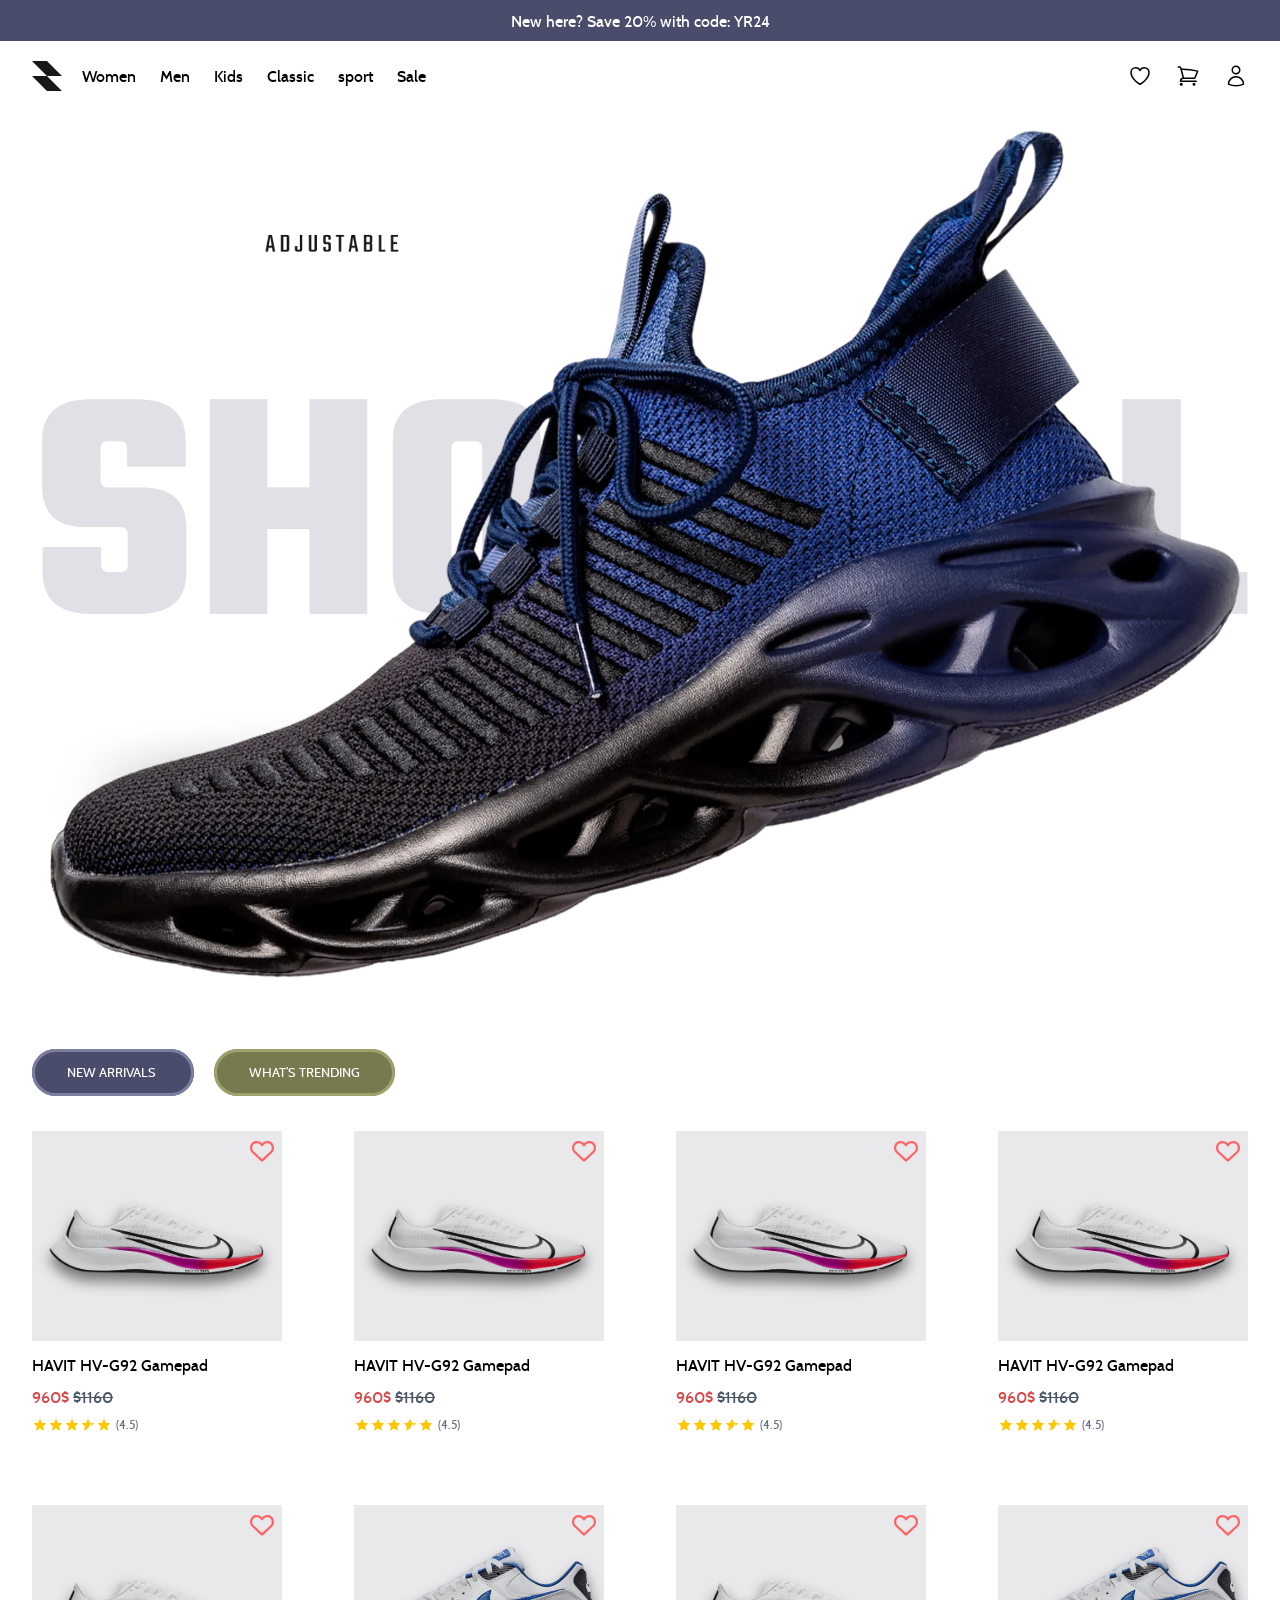
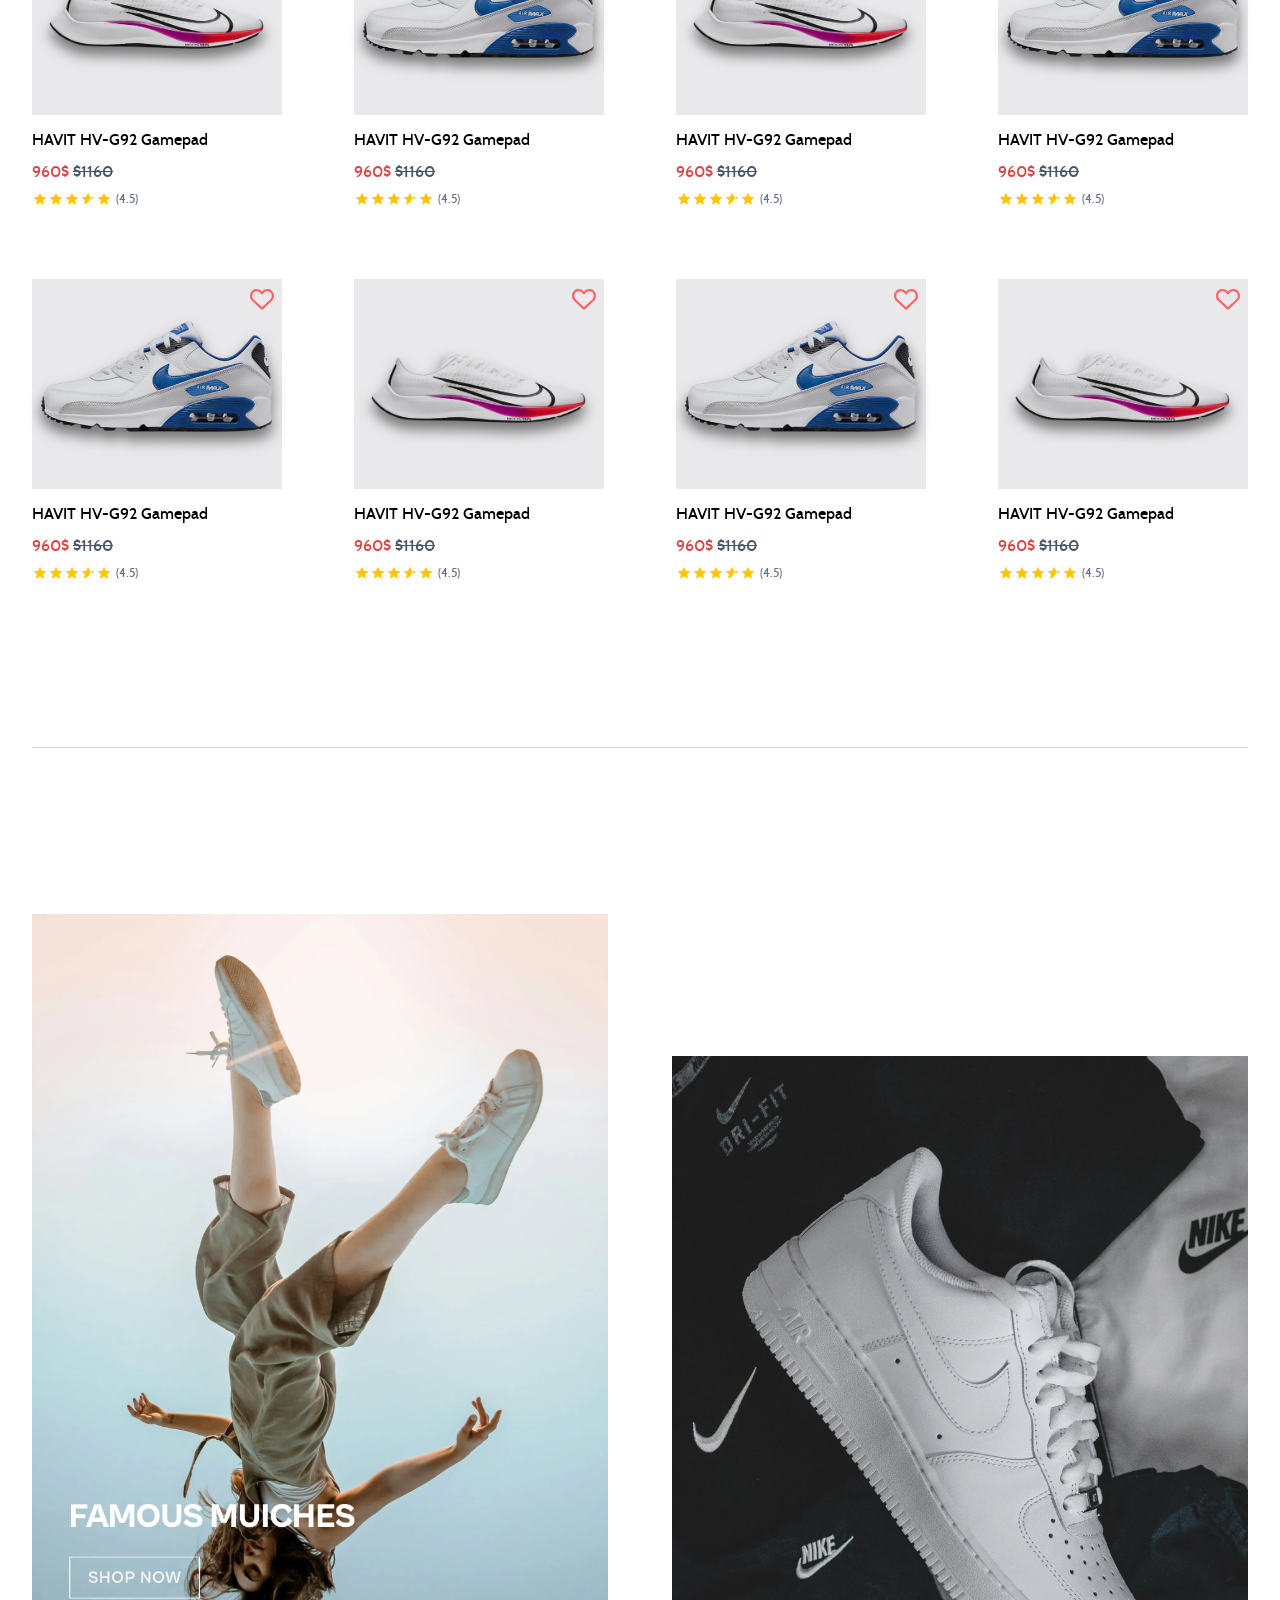
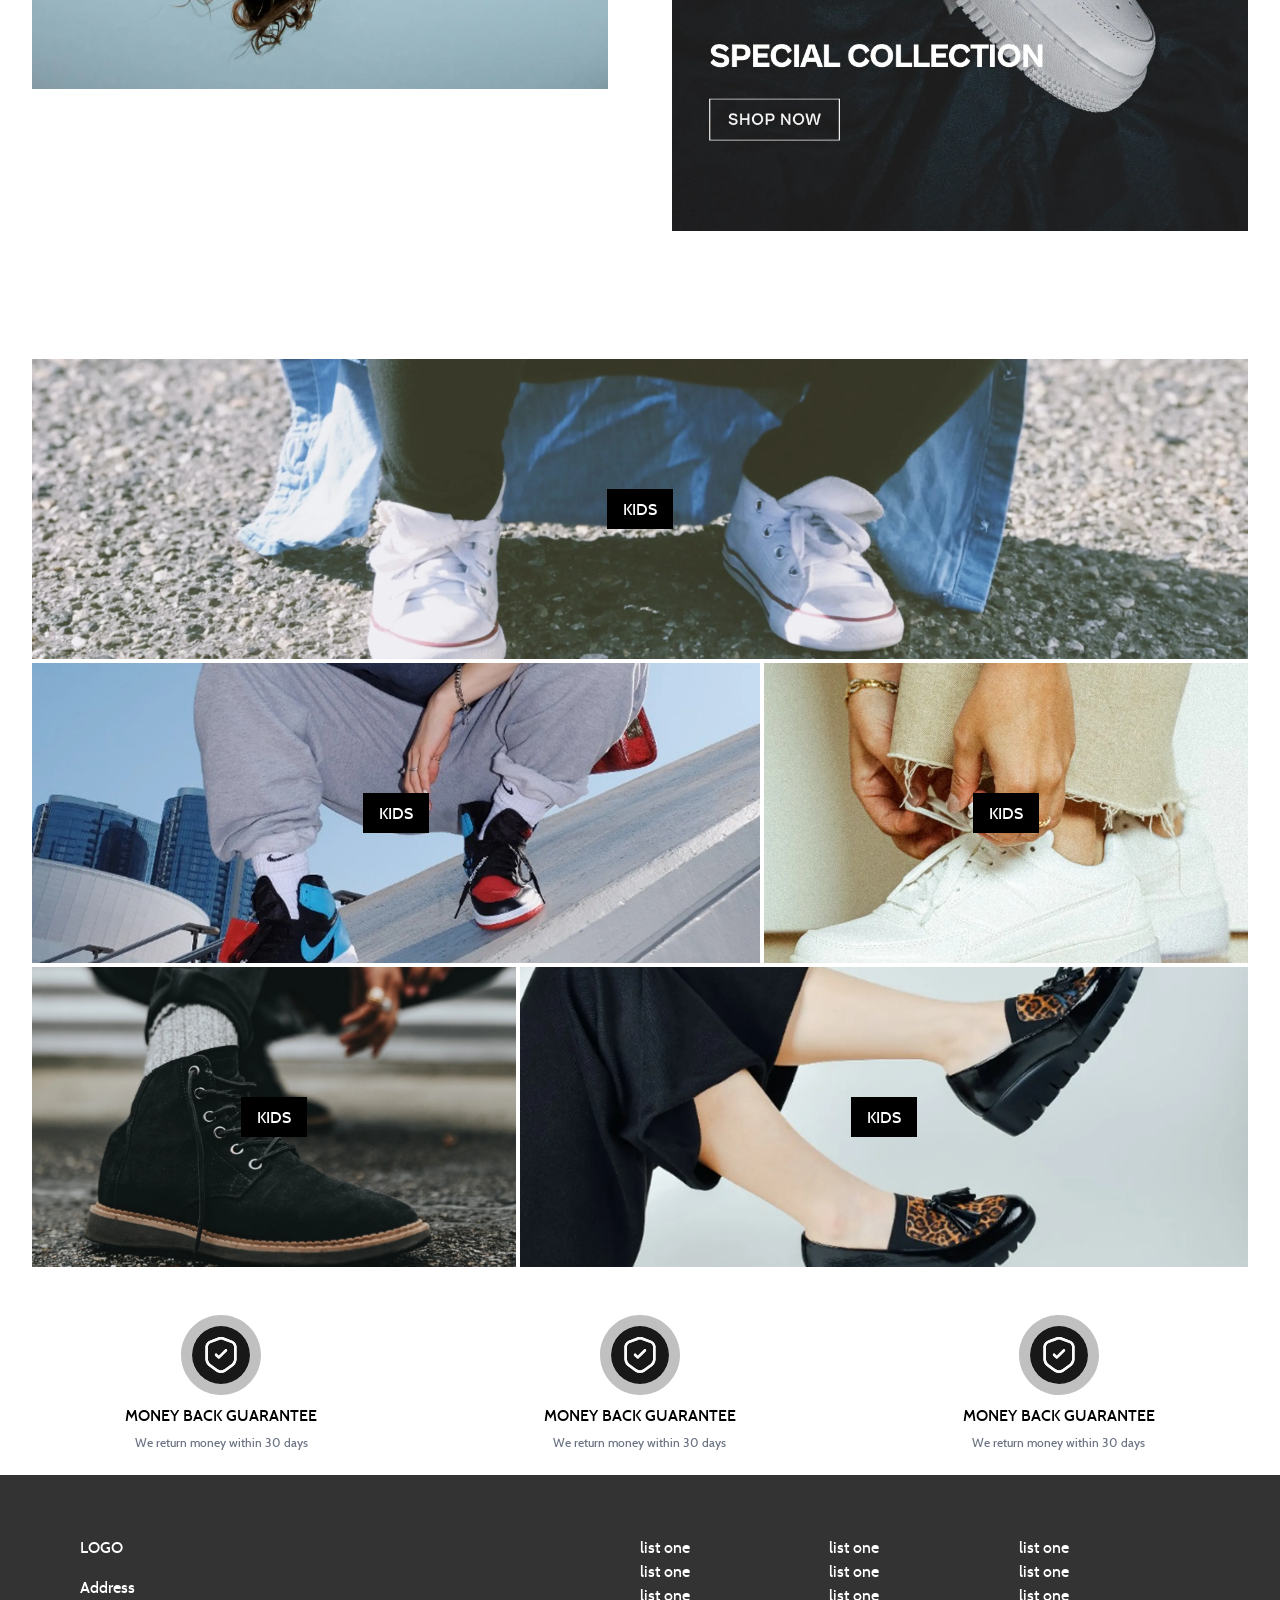
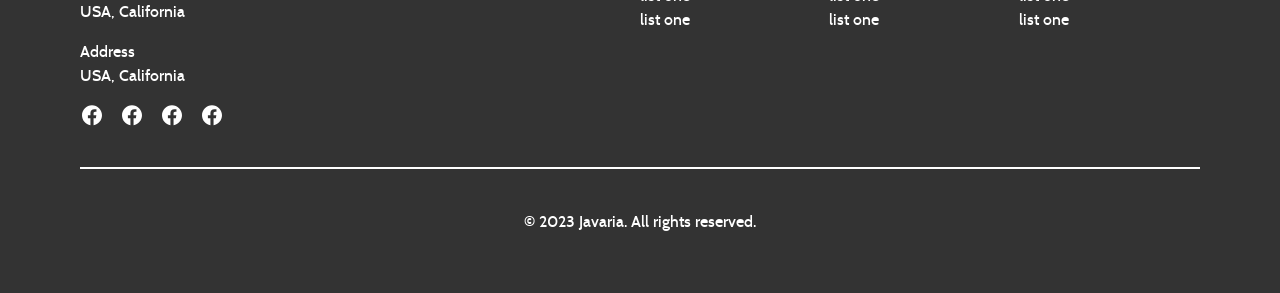
<file: index.html>
<!doctype html>
<html lang="en" dir="ltr">
  <head>
    <meta charset="UTF-8" />
    <meta name="viewport" content="width=device-width, initial-scale=1.0" />
    <title>Nike Shop</title>
    <link
      rel="shortcut icon"
      href="./public/assets/images/favicon.ico"
      type="image/x-icon"
    />
    <link rel="stylesheet" href="./public/font/font.css" />
    <link rel="stylesheet" href="./src/output.css" />
  </head>

  <body class="selection:bg-fuchsia-300 selection:text-fuchsia-900">
    <!-- banner befor header -->
    <div
      class="bg-[#4A4C6C] h-[41px] text-white flex items-center justify-center"
    >
      <p>New here? Save 20% with code: YR24</p>
    </div>
    <!-- header -->
    <header
      class="grid grid-cols-2 md:grid-cols-2 items-center container m-auto h-[70px] px-8"
    >
      <!-- left header -->
      <div class="flex items-center gap-5">
        <!-- logo -->
        <div>
          <svg
            width="30"
            height="30"
            viewBox="0 0 30 30"
            fill="none"
            xmlns="http://www.w3.org/2000/svg"
          >
            <path
              d="M15 0H0L15 15H0L15 30H30L15 15H30L15 0Z"
              fill-rule="evenodd"
              clip-rule="evenodd"
              fill="#181818"
            />
          </svg>
        </div>
        <!-- main menu -->
        <ul class="hidden md:flex gap-[24px]">
          <li>
            <a href="http://" target="_blank" rel="noopener noreferrer"
              >Women</a
            >
          </li>
          <li>
            <a href="http://" target="_blank" rel="noopener noreferrer">Men</a>
          </li>
          <li>
            <a href="http://" target="_blank" rel="noopener noreferrer">Kids</a>
          </li>
          <li>
            <a href="http://" target="_blank" rel="noopener noreferrer"
              >Classic</a
            >
          </li>
          <li>
            <a href="http://" target="_blank" rel="noopener noreferrer"
              >sport</a
            >
          </li>
          <li>
            <a href="http://" target="_blank" rel="noopener noreferrer">Sale</a>
          </li>
        </ul>
      </div>
      <!-- right header -->
      <div class="flex gap-[24px] ml-auto">
        <!-- love svg -->
        <div>
          <svg
            xmlns="http://www.w3.org/2000/svg"
            fill="none"
            viewBox="0 0 24 24"
            stroke-width="1.5"
            stroke="currentColor"
            class="size-6"
          >
            <path
              stroke-linecap="round"
              stroke-linejoin="round"
              d="M21 8.25c0-2.485-2.099-4.5-4.688-4.5-1.935 0-3.597 1.126-4.312 2.733-.715-1.607-2.377-2.733-4.313-2.733C5.1 3.75 3 5.765 3 8.25c0 7.22 9 12 9 12s9-4.78 9-12Z"
            />
          </svg>
        </div>
        <!-- shop svg -->
        <div>
          <svg
            xmlns="http://www.w3.org/2000/svg"
            fill="none"
            viewBox="0 0 24 24"
            stroke-width="1.5"
            stroke="currentColor"
            class="size-6"
          >
            <path
              stroke-linecap="round"
              stroke-linejoin="round"
              d="M2.25 3h1.386c.51 0 .955.343 1.087.835l.383 1.437M7.5 14.25a3 3 0 0 0-3 3h15.75m-12.75-3h11.218c1.121-2.3 2.1-4.684 2.924-7.138a60.114 60.114 0 0 0-16.536-1.84M7.5 14.25 5.106 5.272M6 20.25a.75.75 0 1 1-1.5 0 .75.75 0 0 1 1.5 0Zm12.75 0a.75.75 0 1 1-1.5 0 .75.75 0 0 1 1.5 0Z"
            />
          </svg>
        </div>
        <!-- user svg -->
        <a href="./src/pages/login/login.html">
          <svg
            xmlns="http://www.w3.org/2000/svg"
            fill="none"
            viewBox="0 0 24 24"
            stroke-width="1.5"
            stroke="currentColor"
            class="size-6"
          >
            <path
              stroke-linecap="round"
              stroke-linejoin="round"
              d="M15.75 6a3.75 3.75 0 1 1-7.5 0 3.75 3.75 0 0 1 7.5 0ZM4.501 20.118a7.5 7.5 0 0 1 14.998 0A17.933 17.933 0 0 1 12 21.75c-2.676 0-5.216-.584-7.499-1.632Z"
            />
          </svg>
        </a>
      </div>
    </header>
    <main class="container m-auto px-8">
      <section
        class="bg-[url(/public/assets/images/back-hero-section.webp)] bg-contain bg-center bg-no-repeat md:h-screen flex justify-center"
      >
        <img
          src="./public/assets/images/Sport Shoes.webp"
          class="max-w-full md:h-screen scale-up-center transition duration-700 ease-in-out"
          alt=""
        />
      </section>
      <!-- product section -->
      <section class="my-12">
        <!-- title section -->
        <div class="space-x-5">
          <a
            href=""
            class="text-[13px] border border-3 border-[#7C7EA1] bg-[#4A4C6C] px-8 py-3 rounded-full text-white"
          >
            NEW ARRIVALS
          </a>
          <a
            href=""
            class="text-[13px] border border-3 border-[#9FA16D] bg-[#77794E] px-8 py-3 rounded-full text-white"
          >
            WHAT’S TRENDING
          </a>
        </div>
        <!-- product items -->
        <div class="grid grid-cols-2 md:grid-cols-4 gap-8 md:gap-18 my-12">
          <!-- product1 -->
          <div class="space-y-3 group ralative">
            <!-- image -->
            <div class="bg-[#E9E9EB] h-[210px] flex flex-col">
              <div>
                <svg
                  class="text-red-400 w-6 h-auto fill-current ml-auto mr-2 mt-2 cursor-pointer hover:scale-110 transition-all duration-500"
                  xmlns="http://www.w3.org/2000/svg"
                  viewBox="0 0 512 512"
                >
                  <path
                    d="M244 84L255.1 96L267.1 84.02C300.6 51.37 347 36.51 392.6 44.1C461.5 55.58 512 115.2 512 185.1V190.9C512 232.4 494.8 272.1 464.4 300.4L283.7 469.1C276.2 476.1 266.3 480 256 480C245.7 480 235.8 476.1 228.3 469.1L47.59 300.4C17.23 272.1 0 232.4 0 190.9V185.1C0 115.2 50.52 55.58 119.4 44.1C164.1 36.51 211.4 51.37 244 84C243.1 84 244 84.01 244 84L244 84zM255.1 163.9L210.1 117.1C188.4 96.28 157.6 86.4 127.3 91.44C81.55 99.07 48 138.7 48 185.1V190.9C48 219.1 59.71 246.1 80.34 265.3L256 429.3L431.7 265.3C452.3 246.1 464 219.1 464 190.9V185.1C464 138.7 430.4 99.07 384.7 91.44C354.4 86.4 323.6 96.28 301.9 117.1L255.1 163.9z"
                  />
                </svg>
              </div>
              <img
                src="./public/assets/images/product-1.webp"
                class="drop-shadow-xl/50 mix-blend-multiply"
                alt=""
              />
              <a
                href=""
                class="w-full bg-black text-white py-2 text-center relative -bottom-3 capitalize opacity-0 -translate-y-1 md:translate-y-4 group-hover:opacity-100 group-hover:translate-y-0 transition-all duration-700"
              >
                add to cart
              </a>
            </div>
            <!-- caption -->
            <div class="space-y-2">
              <h2>HAVIT HV-G92 Gamepad</h2>
              <p class="text-[#DB4444]">
                960$
                <del class="text-gray-600">$1160</del>
              </p>
              <div class="flex items-center gap-1">
                <div class="flex text-yellow-400">
                  <svg class="size-4 fill-current" viewBox="0 0 24 24">
                    <path
                      d="M12 2.5l2.9 6 6.6.9-4.8 4.6 1.2 6.5L12 17.4 6.1 20.5l1.2-6.5-4.8-4.6 6.6-.9L12 2.5z"
                    />
                  </svg>

                  <svg class="size-4 fill-current" viewBox="0 0 24 24">
                    <path
                      d="M12 2.5l2.9 6 6.6.9-4.8 4.6 1.2 6.5L12 17.4 6.1 20.5l1.2-6.5-4.8-4.6 6.6-.9L12 2.5z"
                    />
                  </svg>

                  <svg class="size-4 fill-current" viewBox="0 0 24 24">
                    <path
                      d="M12 2.5l2.9 6 6.6.9-4.8 4.6 1.2 6.5L12 17.4 6.1 20.5l1.2-6.5-4.8-4.6 6.6-.9L12 2.5z"
                    />
                  </svg>

                  <svg class="size-4 fill-current" viewBox="0 0 24 24">
                    <path
                      d="M12 2.5l2.9 6 6.6.9-4.8 4.6 1.2-6.5L12 17.4 6.1 20.5l1.2-6.5-4.8-4.6 6.6-.9L12 2.5z"
                    />
                  </svg>

                  <svg class="size-4 fill-current" viewBox="0 0 24 24">
                    <path
                      d="M12 2.5l2.9 6 6.6.9-4.8 4.6 1.2 6.5L12 17.4 6.1 20.5l1.2-6.5-4.8-4.6 6.6-.9L12 2.5z"
                    />
                  </svg>
                </div>

                <span class="text-xs text-gray-500">(4.5)</span>
              </div>
            </div>
          </div>
          <!-- product1 -->
          <div class="space-y-3 group ralative">
            <!-- image -->
            <div class="bg-[#E9E9EB] h-[210px] flex flex-col">
              <div>
                <svg
                  class="text-red-400 w-6 h-auto fill-current ml-auto mr-2 mt-2 cursor-pointer hover:scale-110 transition-all duration-500"
                  xmlns="http://www.w3.org/2000/svg"
                  viewBox="0 0 512 512"
                >
                  <path
                    d="M244 84L255.1 96L267.1 84.02C300.6 51.37 347 36.51 392.6 44.1C461.5 55.58 512 115.2 512 185.1V190.9C512 232.4 494.8 272.1 464.4 300.4L283.7 469.1C276.2 476.1 266.3 480 256 480C245.7 480 235.8 476.1 228.3 469.1L47.59 300.4C17.23 272.1 0 232.4 0 190.9V185.1C0 115.2 50.52 55.58 119.4 44.1C164.1 36.51 211.4 51.37 244 84C243.1 84 244 84.01 244 84L244 84zM255.1 163.9L210.1 117.1C188.4 96.28 157.6 86.4 127.3 91.44C81.55 99.07 48 138.7 48 185.1V190.9C48 219.1 59.71 246.1 80.34 265.3L256 429.3L431.7 265.3C452.3 246.1 464 219.1 464 190.9V185.1C464 138.7 430.4 99.07 384.7 91.44C354.4 86.4 323.6 96.28 301.9 117.1L255.1 163.9z"
                  />
                </svg>
              </div>
              <img
                src="./public/assets/images/product-1.webp"
                class="drop-shadow-xl/50 mix-blend-multiply"
                alt=""
              />
              <a
                href=""
                class="w-full bg-black text-white py-2 text-center relative -bottom-3 capitalize opacity-0 translate-y-4 group-hover:opacity-100 group-hover:translate-y-0 transition-all duration-700"
              >
                add to cart
              </a>
            </div>
            <!-- caption -->
            <div class="space-y-2">
              <h2>HAVIT HV-G92 Gamepad</h2>
              <p class="text-[#DB4444]">
                960$
                <del class="text-gray-600">$1160</del>
              </p>
              <div class="flex items-center gap-1">
                <div class="flex text-yellow-400">
                  <svg class="size-4 fill-current" viewBox="0 0 24 24">
                    <path
                      d="M12 2.5l2.9 6 6.6.9-4.8 4.6 1.2 6.5L12 17.4 6.1 20.5l1.2-6.5-4.8-4.6 6.6-.9L12 2.5z"
                    />
                  </svg>

                  <svg class="size-4 fill-current" viewBox="0 0 24 24">
                    <path
                      d="M12 2.5l2.9 6 6.6.9-4.8 4.6 1.2 6.5L12 17.4 6.1 20.5l1.2-6.5-4.8-4.6 6.6-.9L12 2.5z"
                    />
                  </svg>

                  <svg class="size-4 fill-current" viewBox="0 0 24 24">
                    <path
                      d="M12 2.5l2.9 6 6.6.9-4.8 4.6 1.2 6.5L12 17.4 6.1 20.5l1.2-6.5-4.8-4.6 6.6-.9L12 2.5z"
                    />
                  </svg>

                  <svg class="size-4 fill-current" viewBox="0 0 24 24">
                    <path
                      d="M12 2.5l2.9 6 6.6.9-4.8 4.6 1.2-6.5L12 17.4 6.1 20.5l1.2-6.5-4.8-4.6 6.6-.9L12 2.5z"
                    />
                  </svg>

                  <svg class="size-4 fill-current" viewBox="0 0 24 24">
                    <path
                      d="M12 2.5l2.9 6 6.6.9-4.8 4.6 1.2 6.5L12 17.4 6.1 20.5l1.2-6.5-4.8-4.6 6.6-.9L12 2.5z"
                    />
                  </svg>
                </div>

                <span class="text-xs text-gray-500">(4.5)</span>
              </div>
            </div>
          </div>
          <!-- product1 -->
          <div class="space-y-3 group ralative">
            <!-- image -->
            <div class="bg-[#E9E9EB] h-[210px] flex flex-col">
              <div>
                <svg
                  class="text-red-400 w-6 h-auto fill-current ml-auto mr-2 mt-2 cursor-pointer hover:scale-110 transition-all duration-500"
                  xmlns="http://www.w3.org/2000/svg"
                  viewBox="0 0 512 512"
                >
                  <path
                    d="M244 84L255.1 96L267.1 84.02C300.6 51.37 347 36.51 392.6 44.1C461.5 55.58 512 115.2 512 185.1V190.9C512 232.4 494.8 272.1 464.4 300.4L283.7 469.1C276.2 476.1 266.3 480 256 480C245.7 480 235.8 476.1 228.3 469.1L47.59 300.4C17.23 272.1 0 232.4 0 190.9V185.1C0 115.2 50.52 55.58 119.4 44.1C164.1 36.51 211.4 51.37 244 84C243.1 84 244 84.01 244 84L244 84zM255.1 163.9L210.1 117.1C188.4 96.28 157.6 86.4 127.3 91.44C81.55 99.07 48 138.7 48 185.1V190.9C48 219.1 59.71 246.1 80.34 265.3L256 429.3L431.7 265.3C452.3 246.1 464 219.1 464 190.9V185.1C464 138.7 430.4 99.07 384.7 91.44C354.4 86.4 323.6 96.28 301.9 117.1L255.1 163.9z"
                  />
                </svg>
              </div>
              <img
                src="./public/assets/images/product-1.webp"
                class="drop-shadow-xl/50 mix-blend-multiply"
                alt=""
              />
              <a
                href=""
                class="w-full bg-black text-white py-2 text-center relative -bottom-3 capitalize opacity-0 translate-y-4 group-hover:opacity-100 group-hover:translate-y-0 transition-all duration-700"
              >
                add to cart
              </a>
            </div>
            <!-- caption -->
            <div class="space-y-2">
              <h2>HAVIT HV-G92 Gamepad</h2>
              <p class="text-[#DB4444]">
                960$
                <del class="text-gray-600">$1160</del>
              </p>
              <div class="flex items-center gap-1">
                <div class="flex text-yellow-400">
                  <svg class="size-4 fill-current" viewBox="0 0 24 24">
                    <path
                      d="M12 2.5l2.9 6 6.6.9-4.8 4.6 1.2 6.5L12 17.4 6.1 20.5l1.2-6.5-4.8-4.6 6.6-.9L12 2.5z"
                    />
                  </svg>

                  <svg class="size-4 fill-current" viewBox="0 0 24 24">
                    <path
                      d="M12 2.5l2.9 6 6.6.9-4.8 4.6 1.2 6.5L12 17.4 6.1 20.5l1.2-6.5-4.8-4.6 6.6-.9L12 2.5z"
                    />
                  </svg>

                  <svg class="size-4 fill-current" viewBox="0 0 24 24">
                    <path
                      d="M12 2.5l2.9 6 6.6.9-4.8 4.6 1.2 6.5L12 17.4 6.1 20.5l1.2-6.5-4.8-4.6 6.6-.9L12 2.5z"
                    />
                  </svg>

                  <svg class="size-4 fill-current" viewBox="0 0 24 24">
                    <path
                      d="M12 2.5l2.9 6 6.6.9-4.8 4.6 1.2-6.5L12 17.4 6.1 20.5l1.2-6.5-4.8-4.6 6.6-.9L12 2.5z"
                    />
                  </svg>

                  <svg class="size-4 fill-current" viewBox="0 0 24 24">
                    <path
                      d="M12 2.5l2.9 6 6.6.9-4.8 4.6 1.2 6.5L12 17.4 6.1 20.5l1.2-6.5-4.8-4.6 6.6-.9L12 2.5z"
                    />
                  </svg>
                </div>

                <span class="text-xs text-gray-500">(4.5)</span>
              </div>
            </div>
          </div>
          <!-- product1 -->
          <div class="space-y-3 group ralative">
            <!-- image -->
            <div class="bg-[#E9E9EB] h-[210px] flex flex-col">
              <div>
                <svg
                  class="text-red-400 w-6 h-auto fill-current ml-auto mr-2 mt-2 cursor-pointer hover:scale-110 transition-all duration-500"
                  xmlns="http://www.w3.org/2000/svg"
                  viewBox="0 0 512 512"
                >
                  <path
                    d="M244 84L255.1 96L267.1 84.02C300.6 51.37 347 36.51 392.6 44.1C461.5 55.58 512 115.2 512 185.1V190.9C512 232.4 494.8 272.1 464.4 300.4L283.7 469.1C276.2 476.1 266.3 480 256 480C245.7 480 235.8 476.1 228.3 469.1L47.59 300.4C17.23 272.1 0 232.4 0 190.9V185.1C0 115.2 50.52 55.58 119.4 44.1C164.1 36.51 211.4 51.37 244 84C243.1 84 244 84.01 244 84L244 84zM255.1 163.9L210.1 117.1C188.4 96.28 157.6 86.4 127.3 91.44C81.55 99.07 48 138.7 48 185.1V190.9C48 219.1 59.71 246.1 80.34 265.3L256 429.3L431.7 265.3C452.3 246.1 464 219.1 464 190.9V185.1C464 138.7 430.4 99.07 384.7 91.44C354.4 86.4 323.6 96.28 301.9 117.1L255.1 163.9z"
                  />
                </svg>
              </div>
              <img
                src="./public/assets/images/product-1.webp"
                class="drop-shadow-xl/50 mix-blend-multiply"
                alt=""
              />
              <a
                href=""
                class="w-full bg-black text-white py-2 text-center relative -bottom-3 capitalize opacity-0 translate-y-4 group-hover:opacity-100 group-hover:translate-y-0 transition-all duration-700"
              >
                add to cart
              </a>
            </div>
            <!-- caption -->
            <div class="space-y-2">
              <h2>HAVIT HV-G92 Gamepad</h2>
              <p class="text-[#DB4444]">
                960$
                <del class="text-gray-600">$1160</del>
              </p>
              <div class="flex items-center gap-1">
                <div class="flex text-yellow-400">
                  <svg class="size-4 fill-current" viewBox="0 0 24 24">
                    <path
                      d="M12 2.5l2.9 6 6.6.9-4.8 4.6 1.2 6.5L12 17.4 6.1 20.5l1.2-6.5-4.8-4.6 6.6-.9L12 2.5z"
                    />
                  </svg>

                  <svg class="size-4 fill-current" viewBox="0 0 24 24">
                    <path
                      d="M12 2.5l2.9 6 6.6.9-4.8 4.6 1.2 6.5L12 17.4 6.1 20.5l1.2-6.5-4.8-4.6 6.6-.9L12 2.5z"
                    />
                  </svg>

                  <svg class="size-4 fill-current" viewBox="0 0 24 24">
                    <path
                      d="M12 2.5l2.9 6 6.6.9-4.8 4.6 1.2 6.5L12 17.4 6.1 20.5l1.2-6.5-4.8-4.6 6.6-.9L12 2.5z"
                    />
                  </svg>

                  <svg class="size-4 fill-current" viewBox="0 0 24 24">
                    <path
                      d="M12 2.5l2.9 6 6.6.9-4.8 4.6 1.2-6.5L12 17.4 6.1 20.5l1.2-6.5-4.8-4.6 6.6-.9L12 2.5z"
                    />
                  </svg>

                  <svg class="size-4 fill-current" viewBox="0 0 24 24">
                    <path
                      d="M12 2.5l2.9 6 6.6.9-4.8 4.6 1.2 6.5L12 17.4 6.1 20.5l1.2-6.5-4.8-4.6 6.6-.9L12 2.5z"
                    />
                  </svg>
                </div>

                <span class="text-xs text-gray-500">(4.5)</span>
              </div>
            </div>
          </div>
          <!-- product1 -->
          <div class="space-y-3 group ralative">
            <!-- image -->
            <div class="bg-[#E9E9EB] h-[210px] flex flex-col">
              <div>
                <svg
                  class="text-red-400 w-6 h-auto fill-current ml-auto mr-2 mt-2 cursor-pointer hover:scale-110 transition-all duration-500"
                  xmlns="http://www.w3.org/2000/svg"
                  viewBox="0 0 512 512"
                >
                  <path
                    d="M244 84L255.1 96L267.1 84.02C300.6 51.37 347 36.51 392.6 44.1C461.5 55.58 512 115.2 512 185.1V190.9C512 232.4 494.8 272.1 464.4 300.4L283.7 469.1C276.2 476.1 266.3 480 256 480C245.7 480 235.8 476.1 228.3 469.1L47.59 300.4C17.23 272.1 0 232.4 0 190.9V185.1C0 115.2 50.52 55.58 119.4 44.1C164.1 36.51 211.4 51.37 244 84C243.1 84 244 84.01 244 84L244 84zM255.1 163.9L210.1 117.1C188.4 96.28 157.6 86.4 127.3 91.44C81.55 99.07 48 138.7 48 185.1V190.9C48 219.1 59.71 246.1 80.34 265.3L256 429.3L431.7 265.3C452.3 246.1 464 219.1 464 190.9V185.1C464 138.7 430.4 99.07 384.7 91.44C354.4 86.4 323.6 96.28 301.9 117.1L255.1 163.9z"
                  />
                </svg>
              </div>
              <img
                src="./public/assets/images/product-1.webp"
                class="drop-shadow-xl/50 mix-blend-multiply"
                alt=""
              />
              <a
                href=""
                class="w-full bg-black text-white py-2 text-center relative -bottom-3 capitalize opacity-0 translate-y-4 group-hover:opacity-100 group-hover:translate-y-0 transition-all duration-700"
              >
                add to cart
              </a>
            </div>
            <!-- caption -->
            <div class="space-y-2">
              <h2>HAVIT HV-G92 Gamepad</h2>
              <p class="text-[#DB4444]">
                960$
                <del class="text-gray-600">$1160</del>
              </p>
              <div class="flex items-center gap-1">
                <div class="flex text-yellow-400">
                  <svg class="size-4 fill-current" viewBox="0 0 24 24">
                    <path
                      d="M12 2.5l2.9 6 6.6.9-4.8 4.6 1.2 6.5L12 17.4 6.1 20.5l1.2-6.5-4.8-4.6 6.6-.9L12 2.5z"
                    />
                  </svg>

                  <svg class="size-4 fill-current" viewBox="0 0 24 24">
                    <path
                      d="M12 2.5l2.9 6 6.6.9-4.8 4.6 1.2 6.5L12 17.4 6.1 20.5l1.2-6.5-4.8-4.6 6.6-.9L12 2.5z"
                    />
                  </svg>

                  <svg class="size-4 fill-current" viewBox="0 0 24 24">
                    <path
                      d="M12 2.5l2.9 6 6.6.9-4.8 4.6 1.2 6.5L12 17.4 6.1 20.5l1.2-6.5-4.8-4.6 6.6-.9L12 2.5z"
                    />
                  </svg>

                  <svg class="size-4 fill-current" viewBox="0 0 24 24">
                    <path
                      d="M12 2.5l2.9 6 6.6.9-4.8 4.6 1.2-6.5L12 17.4 6.1 20.5l1.2-6.5-4.8-4.6 6.6-.9L12 2.5z"
                    />
                  </svg>

                  <svg class="size-4 fill-current" viewBox="0 0 24 24">
                    <path
                      d="M12 2.5l2.9 6 6.6.9-4.8 4.6 1.2 6.5L12 17.4 6.1 20.5l1.2-6.5-4.8-4.6 6.6-.9L12 2.5z"
                    />
                  </svg>
                </div>

                <span class="text-xs text-gray-500">(4.5)</span>
              </div>
            </div>
          </div>
          <!-- product1 -->
          <div class="space-y-3 group ralative">
            <!-- image -->
            <div class="bg-[#E9E9EB] h-[210px] flex flex-col">
              <div>
                <svg
                  class="text-red-400 w-6 h-auto fill-current ml-auto mr-2 mt-2 cursor-pointer hover:scale-110 transition-all duration-500"
                  xmlns="http://www.w3.org/2000/svg"
                  viewBox="0 0 512 512"
                >
                  <path
                    d="M244 84L255.1 96L267.1 84.02C300.6 51.37 347 36.51 392.6 44.1C461.5 55.58 512 115.2 512 185.1V190.9C512 232.4 494.8 272.1 464.4 300.4L283.7 469.1C276.2 476.1 266.3 480 256 480C245.7 480 235.8 476.1 228.3 469.1L47.59 300.4C17.23 272.1 0 232.4 0 190.9V185.1C0 115.2 50.52 55.58 119.4 44.1C164.1 36.51 211.4 51.37 244 84C243.1 84 244 84.01 244 84L244 84zM255.1 163.9L210.1 117.1C188.4 96.28 157.6 86.4 127.3 91.44C81.55 99.07 48 138.7 48 185.1V190.9C48 219.1 59.71 246.1 80.34 265.3L256 429.3L431.7 265.3C452.3 246.1 464 219.1 464 190.9V185.1C464 138.7 430.4 99.07 384.7 91.44C354.4 86.4 323.6 96.28 301.9 117.1L255.1 163.9z"
                  />
                </svg>
              </div>
              <img
                src="./public/assets/images/product-2.png"
                class="drop-shadow-xl/50 mix-blend-multiply"
                alt=""
              />
              <a
                href=""
                class="w-full bg-black text-white py-2 text-center relative -bottom-3 capitalize opacity-0 translate-y-4 group-hover:opacity-100 group-hover:translate-y-0 transition-all duration-700"
              >
                add to cart
              </a>
            </div>
            <!-- caption -->
            <div class="space-y-2">
              <h2>HAVIT HV-G92 Gamepad</h2>
              <p class="text-[#DB4444]">
                960$
                <del class="text-gray-600">$1160</del>
              </p>
              <div class="flex items-center gap-1">
                <div class="flex text-yellow-400">
                  <svg class="size-4 fill-current" viewBox="0 0 24 24">
                    <path
                      d="M12 2.5l2.9 6 6.6.9-4.8 4.6 1.2 6.5L12 17.4 6.1 20.5l1.2-6.5-4.8-4.6 6.6-.9L12 2.5z"
                    />
                  </svg>

                  <svg class="size-4 fill-current" viewBox="0 0 24 24">
                    <path
                      d="M12 2.5l2.9 6 6.6.9-4.8 4.6 1.2 6.5L12 17.4 6.1 20.5l1.2-6.5-4.8-4.6 6.6-.9L12 2.5z"
                    />
                  </svg>

                  <svg class="size-4 fill-current" viewBox="0 0 24 24">
                    <path
                      d="M12 2.5l2.9 6 6.6.9-4.8 4.6 1.2 6.5L12 17.4 6.1 20.5l1.2-6.5-4.8-4.6 6.6-.9L12 2.5z"
                    />
                  </svg>

                  <svg class="size-4 fill-current" viewBox="0 0 24 24">
                    <path
                      d="M12 2.5l2.9 6 6.6.9-4.8 4.6 1.2-6.5L12 17.4 6.1 20.5l1.2-6.5-4.8-4.6 6.6-.9L12 2.5z"
                    />
                  </svg>

                  <svg class="size-4 fill-current" viewBox="0 0 24 24">
                    <path
                      d="M12 2.5l2.9 6 6.6.9-4.8 4.6 1.2 6.5L12 17.4 6.1 20.5l1.2-6.5-4.8-4.6 6.6-.9L12 2.5z"
                    />
                  </svg>
                </div>

                <span class="text-xs text-gray-500">(4.5)</span>
              </div>
            </div>
          </div>
          <!-- product1 -->
          <div class="space-y-3 group ralative">
            <!-- image -->
            <div class="bg-[#E9E9EB] h-[210px] flex flex-col">
              <div>
                <svg
                  class="text-red-400 w-6 h-auto fill-current ml-auto mr-2 mt-2 cursor-pointer hover:scale-110 transition-all duration-500"
                  xmlns="http://www.w3.org/2000/svg"
                  viewBox="0 0 512 512"
                >
                  <path
                    d="M244 84L255.1 96L267.1 84.02C300.6 51.37 347 36.51 392.6 44.1C461.5 55.58 512 115.2 512 185.1V190.9C512 232.4 494.8 272.1 464.4 300.4L283.7 469.1C276.2 476.1 266.3 480 256 480C245.7 480 235.8 476.1 228.3 469.1L47.59 300.4C17.23 272.1 0 232.4 0 190.9V185.1C0 115.2 50.52 55.58 119.4 44.1C164.1 36.51 211.4 51.37 244 84C243.1 84 244 84.01 244 84L244 84zM255.1 163.9L210.1 117.1C188.4 96.28 157.6 86.4 127.3 91.44C81.55 99.07 48 138.7 48 185.1V190.9C48 219.1 59.71 246.1 80.34 265.3L256 429.3L431.7 265.3C452.3 246.1 464 219.1 464 190.9V185.1C464 138.7 430.4 99.07 384.7 91.44C354.4 86.4 323.6 96.28 301.9 117.1L255.1 163.9z"
                  />
                </svg>
              </div>
              <img
                src="./public/assets/images/product-1.webp"
                class="drop-shadow-xl/50 mix-blend-multiply"
                alt=""
              />
              <a
                href=""
                class="w-full bg-black text-white py-2 text-center relative -bottom-3 capitalize opacity-0 translate-y-4 group-hover:opacity-100 group-hover:translate-y-0 transition-all duration-700"
              >
                add to cart
              </a>
            </div>
            <!-- caption -->
            <div class="space-y-2">
              <h2>HAVIT HV-G92 Gamepad</h2>
              <p class="text-[#DB4444]">
                960$
                <del class="text-gray-600">$1160</del>
              </p>
              <div class="flex items-center gap-1">
                <div class="flex text-yellow-400">
                  <svg class="size-4 fill-current" viewBox="0 0 24 24">
                    <path
                      d="M12 2.5l2.9 6 6.6.9-4.8 4.6 1.2 6.5L12 17.4 6.1 20.5l1.2-6.5-4.8-4.6 6.6-.9L12 2.5z"
                    />
                  </svg>

                  <svg class="size-4 fill-current" viewBox="0 0 24 24">
                    <path
                      d="M12 2.5l2.9 6 6.6.9-4.8 4.6 1.2 6.5L12 17.4 6.1 20.5l1.2-6.5-4.8-4.6 6.6-.9L12 2.5z"
                    />
                  </svg>

                  <svg class="size-4 fill-current" viewBox="0 0 24 24">
                    <path
                      d="M12 2.5l2.9 6 6.6.9-4.8 4.6 1.2 6.5L12 17.4 6.1 20.5l1.2-6.5-4.8-4.6 6.6-.9L12 2.5z"
                    />
                  </svg>

                  <svg class="size-4 fill-current" viewBox="0 0 24 24">
                    <path
                      d="M12 2.5l2.9 6 6.6.9-4.8 4.6 1.2-6.5L12 17.4 6.1 20.5l1.2-6.5-4.8-4.6 6.6-.9L12 2.5z"
                    />
                  </svg>

                  <svg class="size-4 fill-current" viewBox="0 0 24 24">
                    <path
                      d="M12 2.5l2.9 6 6.6.9-4.8 4.6 1.2 6.5L12 17.4 6.1 20.5l1.2-6.5-4.8-4.6 6.6-.9L12 2.5z"
                    />
                  </svg>
                </div>

                <span class="text-xs text-gray-500">(4.5)</span>
              </div>
            </div>
          </div>
          <!-- product1 -->
          <div class="space-y-3 group ralative">
            <!-- image -->
            <div class="bg-[#E9E9EB] h-[210px] flex flex-col">
              <div>
                <svg
                  class="text-red-400 w-6 h-auto fill-current ml-auto mr-2 mt-2 cursor-pointer hover:scale-110 transition-all duration-500"
                  xmlns="http://www.w3.org/2000/svg"
                  viewBox="0 0 512 512"
                >
                  <path
                    d="M244 84L255.1 96L267.1 84.02C300.6 51.37 347 36.51 392.6 44.1C461.5 55.58 512 115.2 512 185.1V190.9C512 232.4 494.8 272.1 464.4 300.4L283.7 469.1C276.2 476.1 266.3 480 256 480C245.7 480 235.8 476.1 228.3 469.1L47.59 300.4C17.23 272.1 0 232.4 0 190.9V185.1C0 115.2 50.52 55.58 119.4 44.1C164.1 36.51 211.4 51.37 244 84C243.1 84 244 84.01 244 84L244 84zM255.1 163.9L210.1 117.1C188.4 96.28 157.6 86.4 127.3 91.44C81.55 99.07 48 138.7 48 185.1V190.9C48 219.1 59.71 246.1 80.34 265.3L256 429.3L431.7 265.3C452.3 246.1 464 219.1 464 190.9V185.1C464 138.7 430.4 99.07 384.7 91.44C354.4 86.4 323.6 96.28 301.9 117.1L255.1 163.9z"
                  />
                </svg>
              </div>
              <img
                src="./public/assets/images/product-2.png"
                class="drop-shadow-xl/50 mix-blend-multiply"
                alt=""
              />
              <a
                href=""
                class="w-full bg-black text-white py-2 text-center relative -bottom-3 capitalize opacity-0 translate-y-4 group-hover:opacity-100 group-hover:translate-y-0 transition-all duration-700"
              >
                add to cart
              </a>
            </div>
            <!-- caption -->
            <div class="space-y-2">
              <h2>HAVIT HV-G92 Gamepad</h2>
              <p class="text-[#DB4444]">
                960$
                <del class="text-gray-600">$1160</del>
              </p>
              <div class="flex items-center gap-1">
                <div class="flex text-yellow-400">
                  <svg class="size-4 fill-current" viewBox="0 0 24 24">
                    <path
                      d="M12 2.5l2.9 6 6.6.9-4.8 4.6 1.2 6.5L12 17.4 6.1 20.5l1.2-6.5-4.8-4.6 6.6-.9L12 2.5z"
                    />
                  </svg>

                  <svg class="size-4 fill-current" viewBox="0 0 24 24">
                    <path
                      d="M12 2.5l2.9 6 6.6.9-4.8 4.6 1.2 6.5L12 17.4 6.1 20.5l1.2-6.5-4.8-4.6 6.6-.9L12 2.5z"
                    />
                  </svg>

                  <svg class="size-4 fill-current" viewBox="0 0 24 24">
                    <path
                      d="M12 2.5l2.9 6 6.6.9-4.8 4.6 1.2 6.5L12 17.4 6.1 20.5l1.2-6.5-4.8-4.6 6.6-.9L12 2.5z"
                    />
                  </svg>

                  <svg class="size-4 fill-current" viewBox="0 0 24 24">
                    <path
                      d="M12 2.5l2.9 6 6.6.9-4.8 4.6 1.2-6.5L12 17.4 6.1 20.5l1.2-6.5-4.8-4.6 6.6-.9L12 2.5z"
                    />
                  </svg>

                  <svg class="size-4 fill-current" viewBox="0 0 24 24">
                    <path
                      d="M12 2.5l2.9 6 6.6.9-4.8 4.6 1.2 6.5L12 17.4 6.1 20.5l1.2-6.5-4.8-4.6 6.6-.9L12 2.5z"
                    />
                  </svg>
                </div>

                <span class="text-xs text-gray-500">(4.5)</span>
              </div>
            </div>
          </div>
          <!-- product1 -->
          <div class="space-y-3 group ralative">
            <!-- image -->
            <div class="bg-[#E9E9EB] h-[210px] flex flex-col">
              <div>
                <svg
                  class="text-red-400 w-6 h-auto fill-current ml-auto mr-2 mt-2 cursor-pointer hover:scale-110 transition-all duration-500"
                  xmlns="http://www.w3.org/2000/svg"
                  viewBox="0 0 512 512"
                >
                  <path
                    d="M244 84L255.1 96L267.1 84.02C300.6 51.37 347 36.51 392.6 44.1C461.5 55.58 512 115.2 512 185.1V190.9C512 232.4 494.8 272.1 464.4 300.4L283.7 469.1C276.2 476.1 266.3 480 256 480C245.7 480 235.8 476.1 228.3 469.1L47.59 300.4C17.23 272.1 0 232.4 0 190.9V185.1C0 115.2 50.52 55.58 119.4 44.1C164.1 36.51 211.4 51.37 244 84C243.1 84 244 84.01 244 84L244 84zM255.1 163.9L210.1 117.1C188.4 96.28 157.6 86.4 127.3 91.44C81.55 99.07 48 138.7 48 185.1V190.9C48 219.1 59.71 246.1 80.34 265.3L256 429.3L431.7 265.3C452.3 246.1 464 219.1 464 190.9V185.1C464 138.7 430.4 99.07 384.7 91.44C354.4 86.4 323.6 96.28 301.9 117.1L255.1 163.9z"
                  />
                </svg>
              </div>
              <img
                src="./public/assets/images/product-2.png"
                class="drop-shadow-xl/50 mix-blend-multiply"
                alt=""
              />
              <a
                href=""
                class="w-full bg-black text-white py-2 text-center relative -bottom-3 capitalize opacity-0 translate-y-4 group-hover:opacity-100 group-hover:translate-y-0 transition-all duration-700"
              >
                add to cart
              </a>
            </div>
            <!-- caption -->
            <div class="space-y-2">
              <h2>HAVIT HV-G92 Gamepad</h2>
              <p class="text-[#DB4444]">
                960$
                <del class="text-gray-600">$1160</del>
              </p>
              <div class="flex items-center gap-1">
                <div class="flex text-yellow-400">
                  <svg class="size-4 fill-current" viewBox="0 0 24 24">
                    <path
                      d="M12 2.5l2.9 6 6.6.9-4.8 4.6 1.2 6.5L12 17.4 6.1 20.5l1.2-6.5-4.8-4.6 6.6-.9L12 2.5z"
                    />
                  </svg>

                  <svg class="size-4 fill-current" viewBox="0 0 24 24">
                    <path
                      d="M12 2.5l2.9 6 6.6.9-4.8 4.6 1.2 6.5L12 17.4 6.1 20.5l1.2-6.5-4.8-4.6 6.6-.9L12 2.5z"
                    />
                  </svg>

                  <svg class="size-4 fill-current" viewBox="0 0 24 24">
                    <path
                      d="M12 2.5l2.9 6 6.6.9-4.8 4.6 1.2 6.5L12 17.4 6.1 20.5l1.2-6.5-4.8-4.6 6.6-.9L12 2.5z"
                    />
                  </svg>

                  <svg class="size-4 fill-current" viewBox="0 0 24 24">
                    <path
                      d="M12 2.5l2.9 6 6.6.9-4.8 4.6 1.2-6.5L12 17.4 6.1 20.5l1.2-6.5-4.8-4.6 6.6-.9L12 2.5z"
                    />
                  </svg>

                  <svg class="size-4 fill-current" viewBox="0 0 24 24">
                    <path
                      d="M12 2.5l2.9 6 6.6.9-4.8 4.6 1.2 6.5L12 17.4 6.1 20.5l1.2-6.5-4.8-4.6 6.6-.9L12 2.5z"
                    />
                  </svg>
                </div>

                <span class="text-xs text-gray-500">(4.5)</span>
              </div>
            </div>
          </div>
          <!-- product1 -->
          <div class="space-y-3 group ralative">
            <!-- image -->
            <div class="bg-[#E9E9EB] h-[210px] flex flex-col">
              <div>
                <svg
                  class="text-red-400 w-6 h-auto fill-current ml-auto mr-2 mt-2 cursor-pointer hover:scale-110 transition-all duration-500"
                  xmlns="http://www.w3.org/2000/svg"
                  viewBox="0 0 512 512"
                >
                  <path
                    d="M244 84L255.1 96L267.1 84.02C300.6 51.37 347 36.51 392.6 44.1C461.5 55.58 512 115.2 512 185.1V190.9C512 232.4 494.8 272.1 464.4 300.4L283.7 469.1C276.2 476.1 266.3 480 256 480C245.7 480 235.8 476.1 228.3 469.1L47.59 300.4C17.23 272.1 0 232.4 0 190.9V185.1C0 115.2 50.52 55.58 119.4 44.1C164.1 36.51 211.4 51.37 244 84C243.1 84 244 84.01 244 84L244 84zM255.1 163.9L210.1 117.1C188.4 96.28 157.6 86.4 127.3 91.44C81.55 99.07 48 138.7 48 185.1V190.9C48 219.1 59.71 246.1 80.34 265.3L256 429.3L431.7 265.3C452.3 246.1 464 219.1 464 190.9V185.1C464 138.7 430.4 99.07 384.7 91.44C354.4 86.4 323.6 96.28 301.9 117.1L255.1 163.9z"
                  />
                </svg>
              </div>
              <img
                src="./public/assets/images/product-1.webp"
                class="drop-shadow-xl/50 mix-blend-multiply"
                alt=""
              />
              <a
                href=""
                class="w-full bg-black text-white py-2 text-center relative -bottom-3 capitalize opacity-0 translate-y-4 group-hover:opacity-100 group-hover:translate-y-0 transition-all duration-700"
              >
                add to cart
              </a>
            </div>
            <!-- caption -->
            <div class="space-y-2">
              <h2>HAVIT HV-G92 Gamepad</h2>
              <p class="text-[#DB4444]">
                960$
                <del class="text-gray-600">$1160</del>
              </p>
              <div class="flex items-center gap-1">
                <div class="flex text-yellow-400">
                  <svg class="size-4 fill-current" viewBox="0 0 24 24">
                    <path
                      d="M12 2.5l2.9 6 6.6.9-4.8 4.6 1.2 6.5L12 17.4 6.1 20.5l1.2-6.5-4.8-4.6 6.6-.9L12 2.5z"
                    />
                  </svg>

                  <svg class="size-4 fill-current" viewBox="0 0 24 24">
                    <path
                      d="M12 2.5l2.9 6 6.6.9-4.8 4.6 1.2 6.5L12 17.4 6.1 20.5l1.2-6.5-4.8-4.6 6.6-.9L12 2.5z"
                    />
                  </svg>

                  <svg class="size-4 fill-current" viewBox="0 0 24 24">
                    <path
                      d="M12 2.5l2.9 6 6.6.9-4.8 4.6 1.2 6.5L12 17.4 6.1 20.5l1.2-6.5-4.8-4.6 6.6-.9L12 2.5z"
                    />
                  </svg>

                  <svg class="size-4 fill-current" viewBox="0 0 24 24">
                    <path
                      d="M12 2.5l2.9 6 6.6.9-4.8 4.6 1.2-6.5L12 17.4 6.1 20.5l1.2-6.5-4.8-4.6 6.6-.9L12 2.5z"
                    />
                  </svg>

                  <svg class="size-4 fill-current" viewBox="0 0 24 24">
                    <path
                      d="M12 2.5l2.9 6 6.6.9-4.8 4.6 1.2 6.5L12 17.4 6.1 20.5l1.2-6.5-4.8-4.6 6.6-.9L12 2.5z"
                    />
                  </svg>
                </div>

                <span class="text-xs text-gray-500">(4.5)</span>
              </div>
            </div>
          </div>
          <!-- product1 -->
          <div class="space-y-3 group ralative">
            <!-- image -->
            <div class="bg-[#E9E9EB] h-[210px] flex flex-col">
              <div>
                <svg
                  class="text-red-400 w-6 h-auto fill-current ml-auto mr-2 mt-2 cursor-pointer hover:scale-110 transition-all duration-500"
                  xmlns="http://www.w3.org/2000/svg"
                  viewBox="0 0 512 512"
                >
                  <path
                    d="M244 84L255.1 96L267.1 84.02C300.6 51.37 347 36.51 392.6 44.1C461.5 55.58 512 115.2 512 185.1V190.9C512 232.4 494.8 272.1 464.4 300.4L283.7 469.1C276.2 476.1 266.3 480 256 480C245.7 480 235.8 476.1 228.3 469.1L47.59 300.4C17.23 272.1 0 232.4 0 190.9V185.1C0 115.2 50.52 55.58 119.4 44.1C164.1 36.51 211.4 51.37 244 84C243.1 84 244 84.01 244 84L244 84zM255.1 163.9L210.1 117.1C188.4 96.28 157.6 86.4 127.3 91.44C81.55 99.07 48 138.7 48 185.1V190.9C48 219.1 59.71 246.1 80.34 265.3L256 429.3L431.7 265.3C452.3 246.1 464 219.1 464 190.9V185.1C464 138.7 430.4 99.07 384.7 91.44C354.4 86.4 323.6 96.28 301.9 117.1L255.1 163.9z"
                  />
                </svg>
              </div>
              <img
                src="./public/assets/images/product-2.png"
                class="drop-shadow-xl/50 mix-blend-multiply"
                alt=""
              />
              <a
                href=""
                class="w-full bg-black text-white py-2 text-center relative -bottom-3 capitalize opacity-0 translate-y-4 group-hover:opacity-100 group-hover:translate-y-0 transition-all duration-700"
              >
                add to cart
              </a>
            </div>
            <!-- caption -->
            <div class="space-y-2">
              <h2>HAVIT HV-G92 Gamepad</h2>
              <p class="text-[#DB4444]">
                960$
                <del class="text-gray-600">$1160</del>
              </p>
              <div class="flex items-center gap-1">
                <div class="flex text-yellow-400">
                  <svg class="size-4 fill-current" viewBox="0 0 24 24">
                    <path
                      d="M12 2.5l2.9 6 6.6.9-4.8 4.6 1.2 6.5L12 17.4 6.1 20.5l1.2-6.5-4.8-4.6 6.6-.9L12 2.5z"
                    />
                  </svg>

                  <svg class="size-4 fill-current" viewBox="0 0 24 24">
                    <path
                      d="M12 2.5l2.9 6 6.6.9-4.8 4.6 1.2 6.5L12 17.4 6.1 20.5l1.2-6.5-4.8-4.6 6.6-.9L12 2.5z"
                    />
                  </svg>

                  <svg class="size-4 fill-current" viewBox="0 0 24 24">
                    <path
                      d="M12 2.5l2.9 6 6.6.9-4.8 4.6 1.2 6.5L12 17.4 6.1 20.5l1.2-6.5-4.8-4.6 6.6-.9L12 2.5z"
                    />
                  </svg>

                  <svg class="size-4 fill-current" viewBox="0 0 24 24">
                    <path
                      d="M12 2.5l2.9 6 6.6.9-4.8 4.6 1.2-6.5L12 17.4 6.1 20.5l1.2-6.5-4.8-4.6 6.6-.9L12 2.5z"
                    />
                  </svg>

                  <svg class="size-4 fill-current" viewBox="0 0 24 24">
                    <path
                      d="M12 2.5l2.9 6 6.6.9-4.8 4.6 1.2 6.5L12 17.4 6.1 20.5l1.2-6.5-4.8-4.6 6.6-.9L12 2.5z"
                    />
                  </svg>
                </div>

                <span class="text-xs text-gray-500">(4.5)</span>
              </div>
            </div>
          </div>
          <!-- product1 -->
          <div class="space-y-3 group ralative">
            <!-- image -->
            <div class="bg-[#E9E9EB] h-[210px] flex flex-col">
              <div>
                <svg
                  class="text-red-400 w-6 h-auto fill-current ml-auto mr-2 mt-2 cursor-pointer hover:scale-110 transition-all duration-500"
                  xmlns="http://www.w3.org/2000/svg"
                  viewBox="0 0 512 512"
                >
                  <path
                    d="M244 84L255.1 96L267.1 84.02C300.6 51.37 347 36.51 392.6 44.1C461.5 55.58 512 115.2 512 185.1V190.9C512 232.4 494.8 272.1 464.4 300.4L283.7 469.1C276.2 476.1 266.3 480 256 480C245.7 480 235.8 476.1 228.3 469.1L47.59 300.4C17.23 272.1 0 232.4 0 190.9V185.1C0 115.2 50.52 55.58 119.4 44.1C164.1 36.51 211.4 51.37 244 84C243.1 84 244 84.01 244 84L244 84zM255.1 163.9L210.1 117.1C188.4 96.28 157.6 86.4 127.3 91.44C81.55 99.07 48 138.7 48 185.1V190.9C48 219.1 59.71 246.1 80.34 265.3L256 429.3L431.7 265.3C452.3 246.1 464 219.1 464 190.9V185.1C464 138.7 430.4 99.07 384.7 91.44C354.4 86.4 323.6 96.28 301.9 117.1L255.1 163.9z"
                  />
                </svg>
              </div>
              <img
                src="./public/assets/images/product-1.webp"
                class="drop-shadow-xl/50 mix-blend-multiply"
                alt=""
              />
              <a
                href=""
                class="w-full bg-black text-white py-2 text-center relative -bottom-3 capitalize opacity-0 translate-y-4 group-hover:opacity-100 group-hover:translate-y-0 transition-all duration-700"
              >
                add to cart
              </a>
            </div>
            <!-- caption -->
            <div class="space-y-2">
              <h2>HAVIT HV-G92 Gamepad</h2>
              <p class="text-[#DB4444]">
                960$
                <del class="text-gray-600">$1160</del>
              </p>
              <div class="flex items-center gap-1">
                <div class="flex text-yellow-400">
                  <svg class="size-4 fill-current" viewBox="0 0 24 24">
                    <path
                      d="M12 2.5l2.9 6 6.6.9-4.8 4.6 1.2 6.5L12 17.4 6.1 20.5l1.2-6.5-4.8-4.6 6.6-.9L12 2.5z"
                    />
                  </svg>

                  <svg class="size-4 fill-current" viewBox="0 0 24 24">
                    <path
                      d="M12 2.5l2.9 6 6.6.9-4.8 4.6 1.2 6.5L12 17.4 6.1 20.5l1.2-6.5-4.8-4.6 6.6-.9L12 2.5z"
                    />
                  </svg>

                  <svg class="size-4 fill-current" viewBox="0 0 24 24">
                    <path
                      d="M12 2.5l2.9 6 6.6.9-4.8 4.6 1.2 6.5L12 17.4 6.1 20.5l1.2-6.5-4.8-4.6 6.6-.9L12 2.5z"
                    />
                  </svg>

                  <svg class="size-4 fill-current" viewBox="0 0 24 24">
                    <path
                      d="M12 2.5l2.9 6 6.6.9-4.8 4.6 1.2-6.5L12 17.4 6.1 20.5l1.2-6.5-4.8-4.6 6.6-.9L12 2.5z"
                    />
                  </svg>

                  <svg class="size-4 fill-current" viewBox="0 0 24 24">
                    <path
                      d="M12 2.5l2.9 6 6.6.9-4.8 4.6 1.2 6.5L12 17.4 6.1 20.5l1.2-6.5-4.8-4.6 6.6-.9L12 2.5z"
                    />
                  </svg>
                </div>

                <span class="text-xs text-gray-500">(4.5)</span>
              </div>
            </div>
          </div>
        </div>
      </section>
      <hr class="my-10 md:my-[166px] text-gray-300" />
      <!-- banner section 2 -->
      <section class="grid grid-cols-1 md:grid-cols-2 gap-16">
        <div>
          <img
            src="./public/assets/images/banner-1-affter-section-all-product.webp"
            alt=""
          />
        </div>
        <div class="md:mt-[142px]">
          <img
            src="./public/assets/images/banner-2-affter-section-all-product.webp"
            alt=""
          />
        </div>
      </section>
      <!-- banner category -->
      <section class="grid grid-cols-1 md:grid-cols-5 gap-1 mt-32">
        <div class="md:col-span-5 relative">
          <img
            src="./public/assets/images/category-1.webp"
            class="w-full h-75 object-cover"
            alt=""
          />
          <a
            href="#"
            class="absolute top-1/2 left-1/2 -translate-x-1/2 -translate-y-1/2 bg-black py-2 px-4 text-white"
            >KIDS</a
          >
        </div>

        <div class="md:col-span-3 row-start-2 relative">
          <img
            src="./public/assets/images/category-2.webp"
            class="w-full h-75 object-cover"
            alt=""
          />
          <a
            href="#"
            class="absolute top-1/2 left-1/2 -translate-x-1/2 -translate-y-1/2 bg-black py-2 px-4 text-white"
            >KIDS</a
          >
        </div>

        <div class="md:col-span-2 relative">
          <img
            src="./public/assets/images/category-3.webp"
            class="w-full h-75 object-cover"
            alt=""
          />
          <a
            href="#"
            class="absolute top-1/2 left-1/2 -translate-x-1/2 -translate-y-1/2 bg-black py-2 px-4 text-white"
            >KIDS</a
          >
        </div>

        <div class="md:col-span-2 relative">
          <img
            src="./public/assets/images/category-4.webp"
            class="w-full h-75 object-cover"
            alt=""
          />
          <a
            href="#"
            class="absolute top-1/2 left-1/2 -translate-x-1/2 -translate-y-1/2 bg-black py-2 px-4 text-white"
            >KIDS</a
          >
        </div>

        <div class="md:col-span-3 relative">
          <img
            src="./public/assets/images/category-5.webp"
            class="w-full h-75 object-cover"
            alt=""
          />
          <a
            href="#"
            class="absolute top-1/2 left-1/2 -translate-x-1/2 -translate-y-1/2 bg-black py-2 px-4 text-white"
            >KIDS</a
          >
        </div>
      </section>
      <section class="grid grid-cols-1 md:grid-cols-3 gap-10 mt-12">
        <div class="flex flex-col items-center justify-center gap-2">
          <div>
            <svg
              width="80"
              height="80"
              viewBox="0 0 80 80"
              fill="none"
              xmlns="http://www.w3.org/2000/svg"
              xmlns:xlink="http://www.w3.org/1999/xlink"
            >
              <path
                opacity="0.3"
                d="M80 40C80 62.0914 62.0914 80 40 80C17.9086 80 0 62.0914 0 40C0 17.9086 17.9086 0 40 0C62.0914 0 80 17.9086 80 40ZM10.9071 40C10.9071 56.0675 23.9325 69.0929 40 69.0929C56.0675 69.0929 69.0929 56.0675 69.0929 40C69.0929 23.9325 56.0675 10.9071 40 10.9071C23.9325 10.9071 10.9071 23.9325 10.9071 40Z"
                fill="#2F2E30"
              />
              <circle cx="40" cy="40" r="29" fill="#181818" />
              <use xlink:href="#stroke0_9_963" fill="#FAFAFA" />
              <mask id="stroke1_9_963" fill="white">
                <use xlink:href="#stroke0_9_963" />
              </mask>
              <path
                d="M39.9998 57.9332C38.1832 57.9332 36.3832 57.3999 34.9665 56.3499L27.7998 50.9999C25.8998 49.5832 24.4165 46.6166 24.4165 44.2666V31.8666C24.4165 29.2999 26.2998 26.5666 28.7165 25.6666L37.0332 22.5499C38.6832 21.9332 41.2832 21.9332 42.9332 22.5499L51.2498 25.6666C53.6665 26.5666 55.5498 29.2999 55.5498 31.8666V44.2499C55.5498 46.6166 54.0665 49.5666 52.1665 50.9832L44.9998 56.3332C43.6165 57.3999 41.8165 57.9332 39.9998 57.9332ZM37.9165 24.8999L29.5998 28.0166C28.1832 28.5499 26.9332 30.3499 26.9332 31.8832V44.2666C26.9332 45.8499 28.0498 48.0666 29.2998 48.9999L36.4665 54.3499C38.3832 55.7832 41.6165 55.7832 43.5498 54.3499L50.7165 48.9999C51.9832 48.0499 53.0832 45.8499 53.0832 44.2666V31.8666C53.0832 30.3499 51.8332 28.5499 50.4165 27.9999L42.0998 24.8832C40.9665 24.4832 39.0332 24.4832 37.9165 24.8999Z"
                stroke-width="2"
                stroke="#FAFAFA"
                mask="url(#stroke1_9_963)"
              />
              <use xlink:href="#stroke2_9_963" fill="#FAFAFA" />
              <mask id="stroke3_9_963" fill="white">
                <use xlink:href="#stroke2_9_963" />
              </mask>
              <path
                d="M37.7666 43.7167C37.4499 43.7167 37.1332 43.6 36.8832 43.35L34.1999 40.6667C33.7166 40.1834 33.7166 39.3834 34.1999 38.9C34.6832 38.4167 35.4832 38.4167 35.9666 38.9L37.7666 40.7L44.0499 34.4167C44.5332 33.9334 45.3332 33.9334 45.8166 34.4167C46.2999 34.9 46.2999 35.7 45.8166 36.1834L38.6499 43.35C38.3999 43.6 38.0832 43.7167 37.7666 43.7167Z"
                stroke-width="2"
                stroke="#FAFAFA"
                mask="url(#stroke3_9_963)"
              />
              <defs>
                <path
                  id="stroke0_9_963"
                  d="M39.9998 57.9332C38.1832 57.9332 36.3832 57.3999 34.9665 56.3499L27.7998 50.9999C25.8998 49.5832 24.4165 46.6166 24.4165 44.2666V31.8666C24.4165 29.2999 26.2998 26.5666 28.7165 25.6666L37.0332 22.5499C38.6832 21.9332 41.2832 21.9332 42.9332 22.5499L51.2498 25.6666C53.6665 26.5666 55.5498 29.2999 55.5498 31.8666V44.2499C55.5498 46.6166 54.0665 49.5666 52.1665 50.9832L44.9998 56.3332C43.6165 57.3999 41.8165 57.9332 39.9998 57.9332ZM37.9165 24.8999L29.5998 28.0166C28.1832 28.5499 26.9332 30.3499 26.9332 31.8832V44.2666C26.9332 45.8499 28.0498 48.0666 29.2998 48.9999L36.4665 54.3499C38.3832 55.7832 41.6165 55.7832 43.5498 54.3499L50.7165 48.9999C51.9832 48.0499 53.0832 45.8499 53.0832 44.2666V31.8666C53.0832 30.3499 51.8332 28.5499 50.4165 27.9999L42.0998 24.8832C40.9665 24.4832 39.0332 24.4832 37.9165 24.8999Z"
                />
                <path
                  id="stroke2_9_963"
                  d="M37.7666 43.7167C37.4499 43.7167 37.1332 43.6 36.8832 43.35L34.1999 40.6667C33.7166 40.1834 33.7166 39.3834 34.1999 38.9C34.6832 38.4167 35.4832 38.4167 35.9666 38.9L37.7666 40.7L44.0499 34.4167C44.5332 33.9334 45.3332 33.9334 45.8166 34.4167C46.2999 34.9 46.2999 35.7 45.8166 36.1834L38.6499 43.35C38.3999 43.6 38.0832 43.7167 37.7666 43.7167Z"
                />
              </defs>
            </svg>
          </div>
          <h3>MONEY BACK GUARANTEE</h3>
          <p class="text-gray-500 text-xs">We return money within 30 days</p>
        </div>
        <div class="flex flex-col items-center justify-center gap-2">
          <div>
            <svg
              width="80"
              height="80"
              viewBox="0 0 80 80"
              fill="none"
              xmlns="http://www.w3.org/2000/svg"
              xmlns:xlink="http://www.w3.org/1999/xlink"
            >
              <path
                opacity="0.3"
                d="M80 40C80 62.0914 62.0914 80 40 80C17.9086 80 0 62.0914 0 40C0 17.9086 17.9086 0 40 0C62.0914 0 80 17.9086 80 40ZM10.9071 40C10.9071 56.0675 23.9325 69.0929 40 69.0929C56.0675 69.0929 69.0929 56.0675 69.0929 40C69.0929 23.9325 56.0675 10.9071 40 10.9071C23.9325 10.9071 10.9071 23.9325 10.9071 40Z"
                fill="#2F2E30"
              />
              <circle cx="40" cy="40" r="29" fill="#181818" />
              <use xlink:href="#stroke0_9_963" fill="#FAFAFA" />
              <mask id="stroke1_9_963" fill="white">
                <use xlink:href="#stroke0_9_963" />
              </mask>
              <path
                d="M39.9998 57.9332C38.1832 57.9332 36.3832 57.3999 34.9665 56.3499L27.7998 50.9999C25.8998 49.5832 24.4165 46.6166 24.4165 44.2666V31.8666C24.4165 29.2999 26.2998 26.5666 28.7165 25.6666L37.0332 22.5499C38.6832 21.9332 41.2832 21.9332 42.9332 22.5499L51.2498 25.6666C53.6665 26.5666 55.5498 29.2999 55.5498 31.8666V44.2499C55.5498 46.6166 54.0665 49.5666 52.1665 50.9832L44.9998 56.3332C43.6165 57.3999 41.8165 57.9332 39.9998 57.9332ZM37.9165 24.8999L29.5998 28.0166C28.1832 28.5499 26.9332 30.3499 26.9332 31.8832V44.2666C26.9332 45.8499 28.0498 48.0666 29.2998 48.9999L36.4665 54.3499C38.3832 55.7832 41.6165 55.7832 43.5498 54.3499L50.7165 48.9999C51.9832 48.0499 53.0832 45.8499 53.0832 44.2666V31.8666C53.0832 30.3499 51.8332 28.5499 50.4165 27.9999L42.0998 24.8832C40.9665 24.4832 39.0332 24.4832 37.9165 24.8999Z"
                stroke-width="2"
                stroke="#FAFAFA"
                mask="url(#stroke1_9_963)"
              />
              <use xlink:href="#stroke2_9_963" fill="#FAFAFA" />
              <mask id="stroke3_9_963" fill="white">
                <use xlink:href="#stroke2_9_963" />
              </mask>
              <path
                d="M37.7666 43.7167C37.4499 43.7167 37.1332 43.6 36.8832 43.35L34.1999 40.6667C33.7166 40.1834 33.7166 39.3834 34.1999 38.9C34.6832 38.4167 35.4832 38.4167 35.9666 38.9L37.7666 40.7L44.0499 34.4167C44.5332 33.9334 45.3332 33.9334 45.8166 34.4167C46.2999 34.9 46.2999 35.7 45.8166 36.1834L38.6499 43.35C38.3999 43.6 38.0832 43.7167 37.7666 43.7167Z"
                stroke-width="2"
                stroke="#FAFAFA"
                mask="url(#stroke3_9_963)"
              />
              <defs>
                <path
                  id="stroke0_9_963"
                  d="M39.9998 57.9332C38.1832 57.9332 36.3832 57.3999 34.9665 56.3499L27.7998 50.9999C25.8998 49.5832 24.4165 46.6166 24.4165 44.2666V31.8666C24.4165 29.2999 26.2998 26.5666 28.7165 25.6666L37.0332 22.5499C38.6832 21.9332 41.2832 21.9332 42.9332 22.5499L51.2498 25.6666C53.6665 26.5666 55.5498 29.2999 55.5498 31.8666V44.2499C55.5498 46.6166 54.0665 49.5666 52.1665 50.9832L44.9998 56.3332C43.6165 57.3999 41.8165 57.9332 39.9998 57.9332ZM37.9165 24.8999L29.5998 28.0166C28.1832 28.5499 26.9332 30.3499 26.9332 31.8832V44.2666C26.9332 45.8499 28.0498 48.0666 29.2998 48.9999L36.4665 54.3499C38.3832 55.7832 41.6165 55.7832 43.5498 54.3499L50.7165 48.9999C51.9832 48.0499 53.0832 45.8499 53.0832 44.2666V31.8666C53.0832 30.3499 51.8332 28.5499 50.4165 27.9999L42.0998 24.8832C40.9665 24.4832 39.0332 24.4832 37.9165 24.8999Z"
                />
                <path
                  id="stroke2_9_963"
                  d="M37.7666 43.7167C37.4499 43.7167 37.1332 43.6 36.8832 43.35L34.1999 40.6667C33.7166 40.1834 33.7166 39.3834 34.1999 38.9C34.6832 38.4167 35.4832 38.4167 35.9666 38.9L37.7666 40.7L44.0499 34.4167C44.5332 33.9334 45.3332 33.9334 45.8166 34.4167C46.2999 34.9 46.2999 35.7 45.8166 36.1834L38.6499 43.35C38.3999 43.6 38.0832 43.7167 37.7666 43.7167Z"
                />
              </defs>
            </svg>
          </div>
          <h3>MONEY BACK GUARANTEE</h3>
          <p class="text-gray-500 text-xs">We return money within 30 days</p>
        </div>
        <div class="flex flex-col items-center justify-center gap-2">
          <div>
            <svg
              width="80"
              height="80"
              viewBox="0 0 80 80"
              fill="none"
              xmlns="http://www.w3.org/2000/svg"
              xmlns:xlink="http://www.w3.org/1999/xlink"
            >
              <path
                opacity="0.3"
                d="M80 40C80 62.0914 62.0914 80 40 80C17.9086 80 0 62.0914 0 40C0 17.9086 17.9086 0 40 0C62.0914 0 80 17.9086 80 40ZM10.9071 40C10.9071 56.0675 23.9325 69.0929 40 69.0929C56.0675 69.0929 69.0929 56.0675 69.0929 40C69.0929 23.9325 56.0675 10.9071 40 10.9071C23.9325 10.9071 10.9071 23.9325 10.9071 40Z"
                fill="#2F2E30"
              />
              <circle cx="40" cy="40" r="29" fill="#181818" />
              <use xlink:href="#stroke0_9_963" fill="#FAFAFA" />
              <mask id="stroke1_9_963" fill="white">
                <use xlink:href="#stroke0_9_963" />
              </mask>
              <path
                d="M39.9998 57.9332C38.1832 57.9332 36.3832 57.3999 34.9665 56.3499L27.7998 50.9999C25.8998 49.5832 24.4165 46.6166 24.4165 44.2666V31.8666C24.4165 29.2999 26.2998 26.5666 28.7165 25.6666L37.0332 22.5499C38.6832 21.9332 41.2832 21.9332 42.9332 22.5499L51.2498 25.6666C53.6665 26.5666 55.5498 29.2999 55.5498 31.8666V44.2499C55.5498 46.6166 54.0665 49.5666 52.1665 50.9832L44.9998 56.3332C43.6165 57.3999 41.8165 57.9332 39.9998 57.9332ZM37.9165 24.8999L29.5998 28.0166C28.1832 28.5499 26.9332 30.3499 26.9332 31.8832V44.2666C26.9332 45.8499 28.0498 48.0666 29.2998 48.9999L36.4665 54.3499C38.3832 55.7832 41.6165 55.7832 43.5498 54.3499L50.7165 48.9999C51.9832 48.0499 53.0832 45.8499 53.0832 44.2666V31.8666C53.0832 30.3499 51.8332 28.5499 50.4165 27.9999L42.0998 24.8832C40.9665 24.4832 39.0332 24.4832 37.9165 24.8999Z"
                stroke-width="2"
                stroke="#FAFAFA"
                mask="url(#stroke1_9_963)"
              />
              <use xlink:href="#stroke2_9_963" fill="#FAFAFA" />
              <mask id="stroke3_9_963" fill="white">
                <use xlink:href="#stroke2_9_963" />
              </mask>
              <path
                d="M37.7666 43.7167C37.4499 43.7167 37.1332 43.6 36.8832 43.35L34.1999 40.6667C33.7166 40.1834 33.7166 39.3834 34.1999 38.9C34.6832 38.4167 35.4832 38.4167 35.9666 38.9L37.7666 40.7L44.0499 34.4167C44.5332 33.9334 45.3332 33.9334 45.8166 34.4167C46.2999 34.9 46.2999 35.7 45.8166 36.1834L38.6499 43.35C38.3999 43.6 38.0832 43.7167 37.7666 43.7167Z"
                stroke-width="2"
                stroke="#FAFAFA"
                mask="url(#stroke3_9_963)"
              />
              <defs>
                <path
                  id="stroke0_9_963"
                  d="M39.9998 57.9332C38.1832 57.9332 36.3832 57.3999 34.9665 56.3499L27.7998 50.9999C25.8998 49.5832 24.4165 46.6166 24.4165 44.2666V31.8666C24.4165 29.2999 26.2998 26.5666 28.7165 25.6666L37.0332 22.5499C38.6832 21.9332 41.2832 21.9332 42.9332 22.5499L51.2498 25.6666C53.6665 26.5666 55.5498 29.2999 55.5498 31.8666V44.2499C55.5498 46.6166 54.0665 49.5666 52.1665 50.9832L44.9998 56.3332C43.6165 57.3999 41.8165 57.9332 39.9998 57.9332ZM37.9165 24.8999L29.5998 28.0166C28.1832 28.5499 26.9332 30.3499 26.9332 31.8832V44.2666C26.9332 45.8499 28.0498 48.0666 29.2998 48.9999L36.4665 54.3499C38.3832 55.7832 41.6165 55.7832 43.5498 54.3499L50.7165 48.9999C51.9832 48.0499 53.0832 45.8499 53.0832 44.2666V31.8666C53.0832 30.3499 51.8332 28.5499 50.4165 27.9999L42.0998 24.8832C40.9665 24.4832 39.0332 24.4832 37.9165 24.8999Z"
                />
                <path
                  id="stroke2_9_963"
                  d="M37.7666 43.7167C37.4499 43.7167 37.1332 43.6 36.8832 43.35L34.1999 40.6667C33.7166 40.1834 33.7166 39.3834 34.1999 38.9C34.6832 38.4167 35.4832 38.4167 35.9666 38.9L37.7666 40.7L44.0499 34.4167C44.5332 33.9334 45.3332 33.9334 45.8166 34.4167C46.2999 34.9 46.2999 35.7 45.8166 36.1834L38.6499 43.35C38.3999 43.6 38.0832 43.7167 37.7666 43.7167Z"
                />
              </defs>
            </svg>
          </div>
          <h3>MONEY BACK GUARANTEE</h3>
          <p class="text-gray-500 text-xs">We return money within 30 days</p>
        </div>
      </section>
    </main>

    <footer class="bg-[#333333] py-[60px] px-[80px] mt-6">
      <!-- footer item-1 -->
      <div class="grid grid-cols-1 md:grid-cols-2">
        <div class="text-white">
          <h2>LOGO</h2>
          <div class="my-4">
            <p>Address</p>
            <p>USA, California</p>
          </div>
          <div class="my-4">
            <p>Address</p>
            <p>USA, California</p>
          </div>
          <div class="flex gap-4">
            <svg
              width="24"
              height="24"
              viewBox="0 0 24 24"
              fill="none"
              xmlns="http://www.w3.org/2000/svg"
            >
              <path
                d="M22 12.3038C22 6.74719 17.5229 2.24268 12 2.24268C6.47715 2.24268 2 6.74719 2 12.3038C2 17.3255 5.65684 21.4879 10.4375 22.2427V15.2121H7.89844V12.3038H10.4375V10.0872C10.4375 7.56564 11.9305 6.1728 14.2146 6.1728C15.3088 6.1728 16.4531 6.36931 16.4531 6.36931V8.84529H15.1922C13.95 8.84529 13.5625 9.6209 13.5625 10.4166V12.3038H16.3359L15.8926 15.2121H13.5625V22.2427C18.3432 21.4879 22 17.3257 22 12.3038Z"
                fill="white"
              />
            </svg>
            <svg
              width="24"
              height="24"
              viewBox="0 0 24 24"
              fill="none"
              xmlns="http://www.w3.org/2000/svg"
            >
              <path
                d="M22 12.3038C22 6.74719 17.5229 2.24268 12 2.24268C6.47715 2.24268 2 6.74719 2 12.3038C2 17.3255 5.65684 21.4879 10.4375 22.2427V15.2121H7.89844V12.3038H10.4375V10.0872C10.4375 7.56564 11.9305 6.1728 14.2146 6.1728C15.3088 6.1728 16.4531 6.36931 16.4531 6.36931V8.84529H15.1922C13.95 8.84529 13.5625 9.6209 13.5625 10.4166V12.3038H16.3359L15.8926 15.2121H13.5625V22.2427C18.3432 21.4879 22 17.3257 22 12.3038Z"
                fill="white"
              />
            </svg>
            <svg
              width="24"
              height="24"
              viewBox="0 0 24 24"
              fill="none"
              xmlns="http://www.w3.org/2000/svg"
            >
              <path
                d="M22 12.3038C22 6.74719 17.5229 2.24268 12 2.24268C6.47715 2.24268 2 6.74719 2 12.3038C2 17.3255 5.65684 21.4879 10.4375 22.2427V15.2121H7.89844V12.3038H10.4375V10.0872C10.4375 7.56564 11.9305 6.1728 14.2146 6.1728C15.3088 6.1728 16.4531 6.36931 16.4531 6.36931V8.84529H15.1922C13.95 8.84529 13.5625 9.6209 13.5625 10.4166V12.3038H16.3359L15.8926 15.2121H13.5625V22.2427C18.3432 21.4879 22 17.3257 22 12.3038Z"
                fill="white"
              />
            </svg>
            <svg
              width="24"
              height="24"
              viewBox="0 0 24 24"
              fill="none"
              xmlns="http://www.w3.org/2000/svg"
            >
              <path
                d="M22 12.3038C22 6.74719 17.5229 2.24268 12 2.24268C6.47715 2.24268 2 6.74719 2 12.3038C2 17.3255 5.65684 21.4879 10.4375 22.2427V15.2121H7.89844V12.3038H10.4375V10.0872C10.4375 7.56564 11.9305 6.1728 14.2146 6.1728C15.3088 6.1728 16.4531 6.36931 16.4531 6.36931V8.84529H15.1922C13.95 8.84529 13.5625 9.6209 13.5625 10.4166V12.3038H16.3359L15.8926 15.2121H13.5625V22.2427C18.3432 21.4879 22 17.3257 22 12.3038Z"
                fill="white"
              />
            </svg>
          </div>
        </div>
        <div class="grid grid-cols-1 md:grid-cols-3 gap-2 text-white">
          <ul>
            <li>list one</li>
            <li>list one</li>
            <li>list one</li>
            <li>list one</li>
          </ul>
          <ul>
            <li>list one</li>
            <li>list one</li>
            <li>list one</li>
            <li>list one</li>
          </ul>
          <ul>
            <li>list one</li>
            <li>list one</li>
            <li>list one</li>
            <li>list one</li>
          </ul>
        </div>
      </div>
      <!-- footer item-2 -->
      <div class="border-t-2 border-white text-center text-white pt-10 mt-10">
        <p>© 2023 Javaria. All rights reserved.</p>
      </div>
    </footer>
  </body>
</html>
</file>
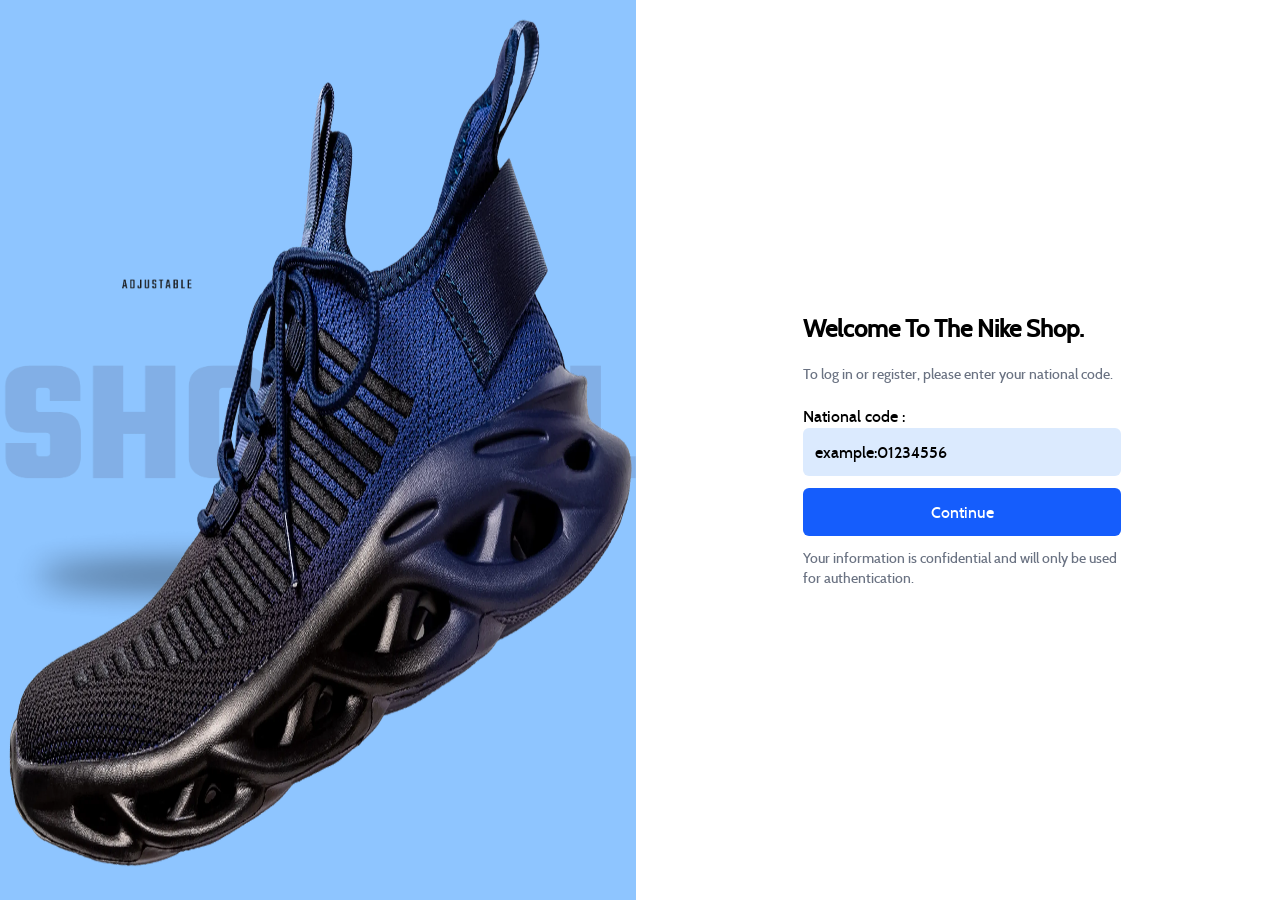
<file: src/pages/login/login.html>
<!doctype html>
<html lang="en">
  <head>
    <meta charset="UTF-8" />
    <meta name="viewport" content="width=device-width, initial-scale=1.0" />
    <title>Document</title>
    <link
      rel="shortcut icon"
      href="../../../public/assets/images/favicon.ico"
      type="image/x-icon"
    />
    <link rel="stylesheet" href="../../../public/font/font.css" />
    <link rel="stylesheet" href="./login.css" />
    <link rel="stylesheet" href="../../../src/output.css" />
  </head>
  <body class="m-0 p-0">
    <!-- login section -->
    <section class="grid grid-cols-1 md:grid-cols-2 gap-2">
      <!-- one item login left -->
      <div
        class="bg-[url(/public/assets/images/back-hero-section.webp)] bg-contain bg-center bg-no-repeat md:h-screen flex justify-center bg-blue-300"
      >
        <img
          src="../../../public/assets/images/Sport Shoes.webp"
          class="scale-up-bl"
          alt=""
        />
      </div>
      <!-- two item login right -->
      <div class="flex items-center justify-center">
        <div class="md:w-1/2 space-y-5 p-10 md:p-0">
          <h2 class="capitalize text-2xl font-bold">
            Welcome to the nike shop.
          </h2>
          <p class="text-sm text-gray-500">
            To log in or register, please enter your national code.
          </p>
          <form action="" class="space-y-3">
            <label for="National">National code :</label>
            <input
              type="text"
              id="National"
              class="bg-blue-100 w-full p-3 text-black rounded-md"
              placeholder="example:01234556"
            />
            <input
              type="submit"
              value="Continue"
              class="w-full bg-blue-600 p-3 rounded-md text-white"
            />
            <p class="text-sm text-gray-500">
              Your information is confidential and will only be used for
              authentication.
            </p>
          </form>
        </div>
      </div>
    </section>
  </body>
</html>
</file>
<file: public/font/font.css>
@font-face {
    font-family: 'vazir';
    src: url('./cabin.medium.ttf') format('truetype');
}


h1,
h2,
h3,
h4,
h5,
h6 {
    font-family: 'vazir';
}

html,
body {
    font-family: 'vazir';

}
</file>
<file: src/pages/login/login.css>
.scale-up-bl {
    -webkit-animation: scale-up-bl 0.4s cubic-bezier(0.390, 0.575, 0.565, 1.000) both;
    animation: scale-up-bl 0.4s cubic-bezier(0.390, 0.575, 0.565, 1.000) both;
}

@-webkit-keyframes scale-up-bl {
    0% {
        -webkit-transform: scale(0.5);
        transform: scale(0.5);
        -webkit-transform-origin: 0% 100%;
        transform-origin: 0% 100%;
    }

    100% {
        -webkit-transform: scale(1);
        transform: scale(1);
        -webkit-transform-origin: 0% 100%;
        transform-origin: 0% 100%;
    }
}

@keyframes scale-up-bl {
    0% {
        -webkit-transform: scale(0.5);
        transform: scale(0.5);
        -webkit-transform-origin: 0% 100%;
        transform-origin: 0% 100%;
    }

    100% {
        -webkit-transform: scale(1);
        transform: scale(1);
        -webkit-transform-origin: 0% 100%;
        transform-origin: 0% 100%;
    }
}
</file>
<file: src/output.css>
/*! tailwindcss v4.3.3 | MIT License | https://tailwindcss.com */
@layer properties;
@layer theme, base, components, utilities;
@layer theme {
  :root, :host {
    --font-sans: -apple-system, BlinkMacSystemFont, "Segoe UI", Roboto, "Helvetica Neue",
      "Noto Sans", Arial, sans-serif, "Apple Color Emoji", "Segoe UI Emoji",
      "Segoe UI Symbol", "Noto Color Emoji";
    --font-mono: ui-monospace, SFMono-Regular, Menlo, Monaco, Consolas, "Liberation Mono",
      "Courier New", monospace;
    --color-red-400: oklch(70.4% 0.191 22.216);
    --color-yellow-400: oklch(85.2% 0.199 91.936);
    --color-blue-100: oklch(93.2% 0.032 255.585);
    --color-blue-300: oklch(80.9% 0.105 251.813);
    --color-blue-500: oklch(62.3% 0.214 259.815);
    --color-blue-600: oklch(54.6% 0.245 262.881);
    --color-fuchsia-300: oklch(83.3% 0.145 321.434);
    --color-fuchsia-900: oklch(40.1% 0.17 325.612);
    --color-gray-50: oklch(98.5% 0.002 247.839);
    --color-gray-100: oklch(96.7% 0.003 264.542);
    --color-gray-200: oklch(92.8% 0.006 264.531);
    --color-gray-300: oklch(87.2% 0.01 258.338);
    --color-gray-400: oklch(70.7% 0.022 261.325);
    --color-gray-500: oklch(55.1% 0.027 264.364);
    --color-gray-600: oklch(44.6% 0.03 256.802);
    --color-gray-700: oklch(37.3% 0.034 259.733);
    --color-gray-800: oklch(27.8% 0.033 256.848);
    --color-gray-900: oklch(21% 0.034 264.665);
    --color-black: #000;
    --color-white: #fff;
    --spacing: 0.25rem;
    --breakpoint-xl: 80rem;
    --container-md: 28rem;
    --container-lg: 32rem;
    --container-7xl: 80rem;
    --text-xs: 0.75rem;
    --text-xs--line-height: calc(1 / 0.75);
    --text-sm: 0.875rem;
    --text-sm--line-height: calc(1.25 / 0.875);
    --text-base: 1rem;
    --text-base--line-height: calc(1.5 / 1);
    --text-xl: 1.25rem;
    --text-xl--line-height: calc(1.75 / 1.25);
    --text-2xl: 1.5rem;
    --text-2xl--line-height: calc(2 / 1.5);
    --font-weight-light: 300;
    --font-weight-medium: 500;
    --font-weight-semibold: 600;
    --font-weight-bold: 700;
    --tracking-tight: -0.025em;
    --leading-tight: 1.25;
    --radius-md: 0.375rem;
    --radius-lg: 0.5rem;
    --drop-shadow-xl: 0 9px 7px rgb(0 0 0 / 0.1);
    --ease-in-out: cubic-bezier(0.4, 0, 0.2, 1);
    --default-transition-duration: 150ms;
    --default-transition-timing-function: cubic-bezier(0.4, 0, 0.2, 1);
    --default-font-family: var(--font-sans);
    --default-mono-font-family: var(--font-mono);
  }
}
@layer base {
  *, ::after, ::before, ::backdrop, ::file-selector-button {
    box-sizing: border-box;
    margin: 0;
    padding: 0;
    border: 0 solid;
  }
  html, :host {
    line-height: 1.5;
    -webkit-text-size-adjust: 100%;
    tab-size: 4;
    font-family: var(--default-font-family, -apple-system, BlinkMacSystemFont, "Segoe UI", Roboto, "Helvetica Neue", "Noto Sans", Arial, sans-serif, "Apple Color Emoji", "Segoe UI Emoji", "Segoe UI Symbol", "Noto Color Emoji");
    font-feature-settings: var(--default-font-feature-settings, normal);
    font-variation-settings: var(--default-font-variation-settings, normal);
    -webkit-tap-highlight-color: transparent;
  }
  hr {
    height: 0;
    color: inherit;
    border-top-width: 1px;
  }
  abbr:where([title]) {
    -webkit-text-decoration: underline dotted;
    text-decoration: underline dotted;
  }
  h1, h2, h3, h4, h5, h6 {
    font-size: inherit;
    font-weight: inherit;
  }
  a {
    color: inherit;
    -webkit-text-decoration: inherit;
    text-decoration: inherit;
  }
  b, strong {
    font-weight: bolder;
  }
  code, kbd, samp, pre {
    font-family: var(--default-mono-font-family, ui-monospace, SFMono-Regular, Menlo, Monaco, Consolas, "Liberation Mono", "Courier New", monospace);
    font-feature-settings: var(--default-mono-font-feature-settings, normal);
    font-variation-settings: var(--default-mono-font-variation-settings, normal);
    font-size: 1em;
  }
  small {
    font-size: 80%;
  }
  sub, sup {
    font-size: 75%;
    line-height: 0;
    position: relative;
    vertical-align: baseline;
  }
  sub {
    bottom: -0.25em;
  }
  sup {
    top: -0.5em;
  }
  table {
    text-indent: 0;
    border-color: inherit;
    border-collapse: collapse;
  }
  :-moz-focusring:where(:not(iframe)) {
    outline: auto;
  }
  progress {
    vertical-align: baseline;
  }
  summary {
    display: list-item;
  }
  ol, ul, menu {
    list-style: none;
  }
  img, svg, video, canvas, audio, iframe, embed, object {
    display: block;
    vertical-align: middle;
  }
  img, video {
    max-width: 100%;
    height: auto;
  }
  button, input, select, optgroup, textarea, ::file-selector-button {
    font: inherit;
    font-feature-settings: inherit;
    font-variation-settings: inherit;
    letter-spacing: inherit;
    color: inherit;
    border-radius: 0;
    background-color: transparent;
    opacity: 1;
  }
  :where(select:is([multiple], [size])) optgroup {
    font-weight: bolder;
  }
  :where(select:is([multiple], [size])) optgroup option {
    padding-inline-start: 20px;
  }
  ::file-selector-button {
    margin-inline-end: 4px;
  }
  ::placeholder {
    opacity: 1;
  }
  @supports (not (-webkit-appearance: -apple-pay-button))  or (contain-intrinsic-size: 1px) {
    ::placeholder {
      color: currentcolor;
      @supports (color: color-mix(in lab, red, red)) {
        color: color-mix(in oklab, currentcolor 50%, transparent);
      }
    }
  }
  textarea {
    resize: vertical;
  }
  ::-webkit-search-decoration {
    -webkit-appearance: none;
  }
  ::-webkit-date-and-time-value {
    min-height: 1lh;
    text-align: inherit;
  }
  ::-webkit-datetime-edit {
    display: inline-flex;
  }
  ::-webkit-datetime-edit-fields-wrapper {
    padding: 0;
  }
  ::-webkit-datetime-edit, ::-webkit-datetime-edit-year-field, ::-webkit-datetime-edit-month-field, ::-webkit-datetime-edit-day-field, ::-webkit-datetime-edit-hour-field, ::-webkit-datetime-edit-minute-field, ::-webkit-datetime-edit-second-field, ::-webkit-datetime-edit-millisecond-field, ::-webkit-datetime-edit-meridiem-field {
    padding-block: 0;
  }
  ::-webkit-calendar-picker-indicator {
    line-height: 1;
  }
  :-moz-ui-invalid {
    box-shadow: none;
  }
  button, input:where([type="button"], [type="reset"], [type="submit"]), ::file-selector-button {
    appearance: button;
  }
  ::-webkit-inner-spin-button, ::-webkit-outer-spin-button {
    height: auto;
  }
  [hidden]:where(:not([hidden="until-found"])) {
    display: none !important;
  }
}
@layer utilities {
  .sr-only {
    position: absolute;
    width: 1px;
    height: 1px;
    padding: 0;
    margin: -1px;
    overflow: hidden;
    clip-path: inset(50%);
    white-space: nowrap;
    border-width: 0;
  }
  .absolute {
    position: absolute;
  }
  .relative {
    position: relative;
  }
  .top-1 {
    top: var(--spacing);
  }
  .top-1\/2 {
    top: calc(1 / 2 * 100%);
  }
  .-bottom-3 {
    bottom: calc(var(--spacing) * -3);
  }
  .left-1 {
    left: var(--spacing);
  }
  .left-1\/2 {
    left: calc(1 / 2 * 100%);
  }
  .row-start-2 {
    grid-row-start: 2;
  }
  .container {
    width: 100%;
    @media (width >= 40rem) {
      max-width: 40rem;
    }
    @media (width >= 48rem) {
      max-width: 48rem;
    }
    @media (width >= 64rem) {
      max-width: 64rem;
    }
    @media (width >= 80rem) {
      max-width: 80rem;
    }
    @media (width >= 96rem) {
      max-width: 96rem;
    }
  }
  .m-0 {
    margin: 0px;
  }
  .m-auto {
    margin: auto;
  }
  .mx-auto {
    margin-inline: auto;
  }
  .my-4 {
    margin-block: calc(var(--spacing) * 4);
  }
  .my-10 {
    margin-block: calc(var(--spacing) * 10);
  }
  .my-12 {
    margin-block: calc(var(--spacing) * 12);
  }
  .-mt-1 {
    margin-top: calc(var(--spacing) * -1);
  }
  .mt-2 {
    margin-top: calc(var(--spacing) * 2);
  }
  .mt-4 {
    margin-top: calc(var(--spacing) * 4);
  }
  .mt-6 {
    margin-top: calc(var(--spacing) * 6);
  }
  .mt-10 {
    margin-top: calc(var(--spacing) * 10);
  }
  .mt-12 {
    margin-top: calc(var(--spacing) * 12);
  }
  .mt-32 {
    margin-top: calc(var(--spacing) * 32);
  }
  .mr-2 {
    margin-right: calc(var(--spacing) * 2);
  }
  .mr-3 {
    margin-right: calc(var(--spacing) * 3);
  }
  .mb-1 {
    margin-bottom: var(--spacing);
  }
  .mb-2 {
    margin-bottom: calc(var(--spacing) * 2);
  }
  .mb-3 {
    margin-bottom: calc(var(--spacing) * 3);
  }
  .mb-4 {
    margin-bottom: calc(var(--spacing) * 4);
  }
  .mb-6 {
    margin-bottom: calc(var(--spacing) * 6);
  }
  .ml-1 {
    margin-left: var(--spacing);
  }
  .ml-3 {
    margin-left: calc(var(--spacing) * 3);
  }
  .ml-auto {
    margin-left: auto;
  }
  .block {
    display: block;
  }
  .flex {
    display: flex;
  }
  .grid {
    display: grid;
  }
  .hidden {
    display: none;
  }
  .inline-flex {
    display: inline-flex;
  }
  .table {
    display: table;
  }
  .size-4 {
    width: calc(var(--spacing) * 4);
    height: calc(var(--spacing) * 4);
  }
  .size-6 {
    width: calc(var(--spacing) * 6);
    height: calc(var(--spacing) * 6);
  }
  .h-4 {
    height: calc(var(--spacing) * 4);
  }
  .h-5 {
    height: calc(var(--spacing) * 5);
  }
  .h-6 {
    height: calc(var(--spacing) * 6);
  }
  .h-7 {
    height: calc(var(--spacing) * 7);
  }
  .h-8 {
    height: calc(var(--spacing) * 8);
  }
  .h-75 {
    height: calc(var(--spacing) * 75);
  }
  .h-\[41px\] {
    height: 41px;
  }
  .h-\[70px\] {
    height: 70px;
  }
  .h-\[210px\] {
    height: 210px;
  }
  .h-auto {
    height: auto;
  }
  .w-1 {
    width: var(--spacing);
  }
  .w-1\/2 {
    width: calc(1 / 2 * 100%);
  }
  .w-4 {
    width: calc(var(--spacing) * 4);
  }
  .w-5 {
    width: calc(var(--spacing) * 5);
  }
  .w-6 {
    width: calc(var(--spacing) * 6);
  }
  .w-7 {
    width: calc(var(--spacing) * 7);
  }
  .w-8 {
    width: calc(var(--spacing) * 8);
  }
  .w-auto {
    width: auto;
  }
  .w-full {
    width: 100%;
  }
  .max-w-7xl {
    max-width: var(--container-7xl);
  }
  .max-w-full {
    max-width: 100%;
  }
  .max-w-screen-xl {
    max-width: var(--breakpoint-xl);
  }
  .min-w-0 {
    min-width: 0px;
  }
  .flex-1 {
    flex: 1;
  }
  .border-collapse {
    border-collapse: collapse;
  }
  .-translate-x-1 {
    --tw-translate-x: calc(var(--spacing) * -1);
    translate: var(--tw-translate-x) var(--tw-translate-y);
  }
  .-translate-x-1\/2 {
    --tw-translate-x: calc(calc(1 / 2 * 100%) * -1);
    translate: var(--tw-translate-x) var(--tw-translate-y);
  }
  .-translate-y-1 {
    --tw-translate-y: calc(var(--spacing) * -1);
    translate: var(--tw-translate-x) var(--tw-translate-y);
  }
  .-translate-y-1\/2 {
    --tw-translate-y: calc(calc(1 / 2 * 100%) * -1);
    translate: var(--tw-translate-x) var(--tw-translate-y);
  }
  .translate-y-4 {
    --tw-translate-y: calc(var(--spacing) * 4);
    translate: var(--tw-translate-x) var(--tw-translate-y);
  }
  .transform {
    transform: var(--tw-rotate-x,) var(--tw-rotate-y,) var(--tw-rotate-z,) var(--tw-skew-x,) var(--tw-skew-y,);
  }
  .cursor-pointer {
    cursor: pointer;
  }
  .resize {
    resize: both;
  }
  .grid-cols-1 {
    grid-template-columns: repeat(1, minmax(0, 1fr));
  }
  .grid-cols-2 {
    grid-template-columns: repeat(2, minmax(0, 1fr));
  }
  .flex-col {
    flex-direction: column;
  }
  .flex-wrap {
    flex-wrap: wrap;
  }
  .items-center {
    align-items: center;
  }
  .items-end {
    align-items: flex-end;
  }
  .items-start {
    align-items: flex-start;
  }
  .justify-between {
    justify-content: space-between;
  }
  .justify-center {
    justify-content: center;
  }
  .gap-1 {
    gap: var(--spacing);
  }
  .gap-2 {
    gap: calc(var(--spacing) * 2);
  }
  .gap-4 {
    gap: calc(var(--spacing) * 4);
  }
  .gap-5 {
    gap: calc(var(--spacing) * 5);
  }
  .gap-6 {
    gap: calc(var(--spacing) * 6);
  }
  .gap-8 {
    gap: calc(var(--spacing) * 8);
  }
  .gap-10 {
    gap: calc(var(--spacing) * 10);
  }
  .gap-16 {
    gap: calc(var(--spacing) * 16);
  }
  .gap-\[24px\] {
    gap: 24px;
  }
  :where(.space-y-2 > :not(:last-child)) {
    --tw-space-y-reverse: 0;
    margin-block-start: calc(calc(var(--spacing) * 2) * var(--tw-space-y-reverse));
    margin-block-end: calc(calc(var(--spacing) * 2) * calc(1 - var(--tw-space-y-reverse)));
  }
  :where(.space-y-3 > :not(:last-child)) {
    --tw-space-y-reverse: 0;
    margin-block-start: calc(calc(var(--spacing) * 3) * var(--tw-space-y-reverse));
    margin-block-end: calc(calc(var(--spacing) * 3) * calc(1 - var(--tw-space-y-reverse)));
  }
  :where(.space-y-4 > :not(:last-child)) {
    --tw-space-y-reverse: 0;
    margin-block-start: calc(calc(var(--spacing) * 4) * var(--tw-space-y-reverse));
    margin-block-end: calc(calc(var(--spacing) * 4) * calc(1 - var(--tw-space-y-reverse)));
  }
  :where(.space-y-5 > :not(:last-child)) {
    --tw-space-y-reverse: 0;
    margin-block-start: calc(calc(var(--spacing) * 5) * var(--tw-space-y-reverse));
    margin-block-end: calc(calc(var(--spacing) * 5) * calc(1 - var(--tw-space-y-reverse)));
  }
  :where(.space-x-4 > :not(:last-child)) {
    --tw-space-x-reverse: 0;
    margin-inline-start: calc(calc(var(--spacing) * 4) * var(--tw-space-x-reverse));
    margin-inline-end: calc(calc(var(--spacing) * 4) * calc(1 - var(--tw-space-x-reverse)));
  }
  :where(.space-x-5 > :not(:last-child)) {
    --tw-space-x-reverse: 0;
    margin-inline-start: calc(calc(var(--spacing) * 5) * var(--tw-space-x-reverse));
    margin-inline-end: calc(calc(var(--spacing) * 5) * calc(1 - var(--tw-space-x-reverse)));
  }
  .self-center {
    align-self: center;
  }
  .rounded {
    border-radius: 0.25rem;
  }
  .rounded-full {
    border-radius: calc(infinity * 1px);
  }
  .rounded-lg {
    border-radius: var(--radius-lg);
  }
  .rounded-md {
    border-radius: var(--radius-md);
  }
  .border {
    border-style: var(--tw-border-style);
    border-width: 1px;
  }
  .border-3 {
    border-style: var(--tw-border-style);
    border-width: 3px;
  }
  .border-t-2 {
    border-top-style: var(--tw-border-style);
    border-top-width: 2px;
  }
  .border-b {
    border-bottom-style: var(--tw-border-style);
    border-bottom-width: 1px;
  }
  .border-\[\#7C7EA1\] {
    border-color: #7C7EA1;
  }
  .border-\[\#9FA16D\] {
    border-color: #9FA16D;
  }
  .border-gray-100 {
    border-color: var(--color-gray-100);
  }
  .border-gray-200 {
    border-color: var(--color-gray-200);
  }
  .border-gray-300 {
    border-color: var(--color-gray-300);
  }
  .border-white {
    border-color: var(--color-white);
  }
  .bg-\[\#4A4C6C\] {
    background-color: #4A4C6C;
  }
  .bg-\[\#77794E\] {
    background-color: #77794E;
  }
  .bg-\[\#333333\] {
    background-color: #333333;
  }
  .bg-\[\#E9E9EB\] {
    background-color: #E9E9EB;
  }
  .bg-black {
    background-color: var(--color-black);
  }
  .bg-blue-100 {
    background-color: var(--color-blue-100);
  }
  .bg-blue-300 {
    background-color: var(--color-blue-300);
  }
  .bg-blue-600 {
    background-color: var(--color-blue-600);
  }
  .bg-gray-50 {
    background-color: var(--color-gray-50);
  }
  .bg-gray-800 {
    background-color: var(--color-gray-800);
  }
  .bg-white {
    background-color: var(--color-white);
  }
  .bg-\[url\(\/public\/assets\/images\/back-hero-section\.webp\)\] {
    background-image: url(/public/assets/images/back-hero-section.webp);
  }
  .bg-contain {
    background-size: contain;
  }
  .bg-center {
    background-position: center;
  }
  .bg-no-repeat {
    background-repeat: no-repeat;
  }
  .fill-current {
    fill: currentcolor;
  }
  .object-cover {
    object-fit: cover;
  }
  .p-0 {
    padding: 0px;
  }
  .p-2 {
    padding: calc(var(--spacing) * 2);
  }
  .p-2\.5 {
    padding: calc(var(--spacing) * 2.5);
  }
  .p-3 {
    padding: calc(var(--spacing) * 3);
  }
  .p-6 {
    padding: calc(var(--spacing) * 6);
  }
  .p-10 {
    padding: calc(var(--spacing) * 10);
  }
  .px-4 {
    padding-inline: calc(var(--spacing) * 4);
  }
  .px-5 {
    padding-inline: calc(var(--spacing) * 5);
  }
  .px-6 {
    padding-inline: calc(var(--spacing) * 6);
  }
  .px-8 {
    padding-inline: calc(var(--spacing) * 8);
  }
  .px-\[80px\] {
    padding-inline: 80px;
  }
  .py-2 {
    padding-block: calc(var(--spacing) * 2);
  }
  .py-2\.5 {
    padding-block: calc(var(--spacing) * 2.5);
  }
  .py-3 {
    padding-block: calc(var(--spacing) * 3);
  }
  .py-6 {
    padding-block: calc(var(--spacing) * 6);
  }
  .py-8 {
    padding-block: calc(var(--spacing) * 8);
  }
  .py-\[60px\] {
    padding-block: 60px;
  }
  .pt-10 {
    padding-top: calc(var(--spacing) * 10);
  }
  .pr-4 {
    padding-right: calc(var(--spacing) * 4);
  }
  .pl-3 {
    padding-left: calc(var(--spacing) * 3);
  }
  .text-center {
    text-align: center;
  }
  .text-left {
    text-align: left;
  }
  .font-sans {
    font-family: var(--font-sans);
  }
  .text-2xl {
    font-size: var(--text-2xl);
    line-height: var(--tw-leading, var(--text-2xl--line-height));
  }
  .text-base {
    font-size: var(--text-base);
    line-height: var(--tw-leading, var(--text-base--line-height));
  }
  .text-sm {
    font-size: var(--text-sm);
    line-height: var(--tw-leading, var(--text-sm--line-height));
  }
  .text-xl {
    font-size: var(--text-xl);
    line-height: var(--tw-leading, var(--text-xl--line-height));
  }
  .text-xs {
    font-size: var(--text-xs);
    line-height: var(--tw-leading, var(--text-xs--line-height));
  }
  .text-\[13px\] {
    font-size: 13px;
  }
  .leading-tight {
    --tw-leading: var(--leading-tight);
    line-height: var(--leading-tight);
  }
  .font-bold {
    --tw-font-weight: var(--font-weight-bold);
    font-weight: var(--font-weight-bold);
  }
  .font-light {
    --tw-font-weight: var(--font-weight-light);
    font-weight: var(--font-weight-light);
  }
  .font-medium {
    --tw-font-weight: var(--font-weight-medium);
    font-weight: var(--font-weight-medium);
  }
  .font-semibold {
    --tw-font-weight: var(--font-weight-semibold);
    font-weight: var(--font-weight-semibold);
  }
  .tracking-tight {
    --tw-tracking: var(--tracking-tight);
    letter-spacing: var(--tracking-tight);
  }
  .whitespace-nowrap {
    white-space: nowrap;
  }
  .text-\[\#DB4444\] {
    color: #DB4444;
  }
  .text-black {
    color: var(--color-black);
  }
  .text-gray-300 {
    color: var(--color-gray-300);
  }
  .text-gray-500 {
    color: var(--color-gray-500);
  }
  .text-gray-600 {
    color: var(--color-gray-600);
  }
  .text-gray-700 {
    color: var(--color-gray-700);
  }
  .text-gray-800 {
    color: var(--color-gray-800);
  }
  .text-gray-900 {
    color: var(--color-gray-900);
  }
  .text-red-400 {
    color: var(--color-red-400);
  }
  .text-white {
    color: var(--color-white);
  }
  .text-yellow-400 {
    color: var(--color-yellow-400);
  }
  .capitalize {
    text-transform: capitalize;
  }
  .uppercase {
    text-transform: uppercase;
  }
  .underline {
    text-decoration-line: underline;
  }
  .antialiased {
    -webkit-font-smoothing: antialiased;
    -moz-osx-font-smoothing: grayscale;
  }
  .opacity-0 {
    opacity: 0%;
  }
  .mix-blend-multiply {
    mix-blend-mode: multiply;
  }
  .shadow {
    --tw-shadow: 0 1px 3px 0 var(--tw-shadow-color, rgb(0 0 0 / 0.1)), 0 1px 2px -1px var(--tw-shadow-color, rgb(0 0 0 / 0.1));
    box-shadow: var(--tw-inset-shadow), var(--tw-inset-ring-shadow), var(--tw-ring-offset-shadow), var(--tw-ring-shadow), var(--tw-shadow);
  }
  .outline {
    outline-style: var(--tw-outline-style);
    outline-width: 1px;
  }
  .drop-shadow-xl\/50 {
    --tw-drop-shadow-alpha: 50%;
    --tw-drop-shadow-size: drop-shadow(0 9px 7px var(--tw-drop-shadow-color, oklab(from rgb(0 0 0 / 0.1) l a b / 50%)));
    --tw-drop-shadow: var(--tw-drop-shadow-size);
    filter: var(--tw-blur,) var(--tw-brightness,) var(--tw-contrast,) var(--tw-grayscale,) var(--tw-hue-rotate,) var(--tw-invert,) var(--tw-saturate,) var(--tw-sepia,) var(--tw-drop-shadow,);
  }
  .drop-shadow-xl {
    --tw-drop-shadow-size: drop-shadow(0 9px 7px var(--tw-drop-shadow-color, rgb(0 0 0 / 0.1)));
    --tw-drop-shadow: drop-shadow(var(--drop-shadow-xl));
    filter: var(--tw-blur,) var(--tw-brightness,) var(--tw-contrast,) var(--tw-grayscale,) var(--tw-hue-rotate,) var(--tw-invert,) var(--tw-saturate,) var(--tw-sepia,) var(--tw-drop-shadow,);
  }
  .filter {
    filter: var(--tw-blur,) var(--tw-brightness,) var(--tw-contrast,) var(--tw-grayscale,) var(--tw-hue-rotate,) var(--tw-invert,) var(--tw-saturate,) var(--tw-sepia,) var(--tw-drop-shadow,);
  }
  .transition {
    transition-property: color, background-color, border-color, outline-color, text-decoration-color, fill, stroke, --tw-gradient-from, --tw-gradient-via, --tw-gradient-to, opacity, box-shadow, transform, translate, scale, rotate, filter, -webkit-backdrop-filter, backdrop-filter, display, content-visibility, overlay, pointer-events;
    transition-timing-function: var(--tw-ease, var(--default-transition-timing-function));
    transition-duration: var(--tw-duration, var(--default-transition-duration));
  }
  .transition-all {
    transition-property: all;
    transition-timing-function: var(--tw-ease, var(--default-transition-timing-function));
    transition-duration: var(--tw-duration, var(--default-transition-duration));
  }
  .duration-500 {
    --tw-duration: 500ms;
    transition-duration: 500ms;
  }
  .duration-700 {
    --tw-duration: 700ms;
    transition-duration: 700ms;
  }
  .ease-in-out {
    --tw-ease: var(--ease-in-out);
    transition-timing-function: var(--ease-in-out);
  }
  @media (hover: hover) {
    .group-hover\:translate-y-0:is(:where(.group):hover *) {
      --tw-translate-y: 0px;
      translate: var(--tw-translate-x) var(--tw-translate-y);
    }
    .group-hover\:opacity-100:is(:where(.group):hover *) {
      opacity: 100%;
    }
  }
  .selection\:bg-fuchsia-300 ::selection {
    background-color: var(--color-fuchsia-300);
  }
  .selection\:bg-fuchsia-300::selection {
    background-color: var(--color-fuchsia-300);
  }
  .selection\:text-fuchsia-900 ::selection {
    color: var(--color-fuchsia-900);
  }
  .selection\:text-fuchsia-900::selection {
    color: var(--color-fuchsia-900);
  }
  @media (hover: hover) {
    .hover\:scale-110:hover {
      --tw-scale-x: 110%;
      --tw-scale-y: 110%;
      --tw-scale-z: 110%;
      scale: var(--tw-scale-x) var(--tw-scale-y);
    }
    .hover\:bg-gray-50:hover {
      background-color: var(--color-gray-50);
    }
    .hover\:bg-gray-100:hover {
      background-color: var(--color-gray-100);
    }
    .hover\:bg-gray-700:hover {
      background-color: var(--color-gray-700);
    }
    .hover\:text-gray-900:hover {
      color: var(--color-gray-900);
    }
    .hover\:no-underline:hover {
      text-decoration-line: none;
    }
    .hover\:underline:hover {
      text-decoration-line: underline;
    }
  }
  .focus\:ring-2:focus {
    --tw-ring-shadow: var(--tw-ring-inset,) 0 0 0 calc(2px + var(--tw-ring-offset-width)) var(--tw-ring-color, currentcolor);
    box-shadow: var(--tw-inset-shadow), var(--tw-inset-ring-shadow), var(--tw-ring-offset-shadow), var(--tw-ring-shadow), var(--tw-shadow);
  }
  .focus\:ring-3:focus {
    --tw-ring-shadow: var(--tw-ring-inset,) 0 0 0 calc(3px + var(--tw-ring-offset-width)) var(--tw-ring-color, currentcolor);
    box-shadow: var(--tw-inset-shadow), var(--tw-inset-ring-shadow), var(--tw-ring-offset-shadow), var(--tw-ring-shadow), var(--tw-shadow);
  }
  .focus\:ring-4:focus {
    --tw-ring-shadow: var(--tw-ring-inset,) 0 0 0 calc(4px + var(--tw-ring-offset-width)) var(--tw-ring-color, currentcolor);
    box-shadow: var(--tw-inset-shadow), var(--tw-inset-ring-shadow), var(--tw-ring-offset-shadow), var(--tw-ring-shadow), var(--tw-shadow);
  }
  .focus\:ring-gray-200:focus {
    --tw-ring-color: var(--color-gray-200);
  }
  .focus\:ring-gray-300:focus {
    --tw-ring-color: var(--color-gray-300);
  }
  .focus\:outline-none:focus {
    --tw-outline-style: none;
    outline-style: none;
  }
  @media (width >= 40rem) {
    .sm\:flex {
      display: flex;
    }
    .sm\:h-9 {
      height: calc(var(--spacing) * 9);
    }
    .sm\:w-96 {
      width: calc(var(--spacing) * 96);
    }
    .sm\:w-auto {
      width: auto;
    }
    .sm\:max-w-md {
      max-width: var(--container-md);
    }
    :where(.sm\:space-y-0 > :not(:last-child)) {
      --tw-space-y-reverse: 0;
      margin-block-start: 0;
      margin-block-end: 0;
    }
    .sm\:p-8 {
      padding: calc(var(--spacing) * 8);
    }
  }
  @media (width >= 48rem) {
    .md\:col-span-2 {
      grid-column: span 2 / span 2;
    }
    .md\:col-span-3 {
      grid-column: span 3 / span 3;
    }
    .md\:col-span-5 {
      grid-column: span 5 / span 5;
    }
    .md\:my-\[166px\] {
      margin-block: 166px;
    }
    .md\:mt-0 {
      margin-top: 0px;
    }
    .md\:mt-8 {
      margin-top: calc(var(--spacing) * 8);
    }
    .md\:mt-\[142px\] {
      margin-top: 142px;
    }
    .md\:flex {
      display: flex;
    }
    .md\:h-screen {
      height: 100vh;
    }
    .md\:w-1\/2 {
      width: calc(1 / 2 * 100%);
    }
    .md\:translate-y-4 {
      --tw-translate-y: calc(var(--spacing) * 4);
      translate: var(--tw-translate-x) var(--tw-translate-y);
    }
    .md\:grid-cols-2 {
      grid-template-columns: repeat(2, minmax(0, 1fr));
    }
    .md\:grid-cols-3 {
      grid-template-columns: repeat(3, minmax(0, 1fr));
    }
    .md\:grid-cols-4 {
      grid-template-columns: repeat(4, minmax(0, 1fr));
    }
    .md\:grid-cols-5 {
      grid-template-columns: repeat(5, minmax(0, 1fr));
    }
    .md\:gap-8 {
      gap: calc(var(--spacing) * 8);
    }
    .md\:gap-18 {
      gap: calc(var(--spacing) * 18);
    }
    :where(.md\:space-y-6 > :not(:last-child)) {
      --tw-space-y-reverse: 0;
      margin-block-start: calc(calc(var(--spacing) * 6) * var(--tw-space-y-reverse));
      margin-block-end: calc(calc(var(--spacing) * 6) * calc(1 - var(--tw-space-y-reverse)));
    }
    .md\:p-0 {
      padding: 0px;
    }
    .md\:py-8 {
      padding-block: calc(var(--spacing) * 8);
    }
    .md\:text-2xl {
      font-size: var(--text-2xl);
      line-height: var(--tw-leading, var(--text-2xl--line-height));
    }
  }
  @media (width >= 64rem) {
    .lg\:order-1 {
      order: 1;
    }
    .lg\:order-2 {
      order: 2;
    }
    .lg\:mt-0 {
      margin-top: 0px;
    }
    .lg\:flex {
      display: flex;
    }
    .lg\:hidden {
      display: none;
    }
    .lg\:w-auto {
      width: auto;
    }
    .lg\:w-full {
      width: 100%;
    }
    .lg\:max-w-lg {
      max-width: var(--container-lg);
    }
    .lg\:flex-row {
      flex-direction: row;
    }
    :where(.lg\:space-x-8 > :not(:last-child)) {
      --tw-space-x-reverse: 0;
      margin-inline-start: calc(calc(var(--spacing) * 8) * var(--tw-space-x-reverse));
      margin-inline-end: calc(calc(var(--spacing) * 8) * calc(1 - var(--tw-space-x-reverse)));
    }
    .lg\:border-0 {
      border-style: var(--tw-border-style);
      border-width: 0px;
    }
    .lg\:bg-transparent {
      background-color: transparent;
    }
    .lg\:p-0 {
      padding: 0px;
    }
    .lg\:px-5 {
      padding-inline: calc(var(--spacing) * 5);
    }
    .lg\:px-6 {
      padding-inline: calc(var(--spacing) * 6);
    }
    .lg\:py-0 {
      padding-block: 0px;
    }
    .lg\:py-2\.5 {
      padding-block: calc(var(--spacing) * 2.5);
    }
    .lg\:py-16 {
      padding-block: calc(var(--spacing) * 16);
    }
    @media (hover: hover) {
      .lg\:hover\:bg-transparent:hover {
        background-color: transparent;
      }
    }
  }
  @media (width >= 80rem) {
    .xl\:flex {
      display: flex;
    }
    .xl\:grid-cols-3 {
      grid-template-columns: repeat(3, minmax(0, 1fr));
    }
    .xl\:items-center {
      align-items: center;
    }
    .xl\:justify-between {
      justify-content: space-between;
    }
    .xl\:justify-center {
      justify-content: center;
    }
    :where(.xl\:space-y-0 > :not(:last-child)) {
      --tw-space-y-reverse: 0;
      margin-block-start: 0;
      margin-block-end: 0;
    }
    .xl\:p-0 {
      padding: 0px;
    }
  }
  @media (width >= 96rem) {
    .\32 xl\:gap-24 {
      gap: calc(var(--spacing) * 24);
    }
    .\32 xl\:px-0 {
      padding-inline: 0px;
    }
  }
  @media (prefers-color-scheme: dark) {
    .dark\:block {
      display: block;
    }
    .dark\:hidden {
      display: none;
    }
    .dark\:border {
      border-style: var(--tw-border-style);
      border-width: 1px;
    }
    .dark\:border-gray-500 {
      border-color: var(--color-gray-500);
    }
    .dark\:border-gray-600 {
      border-color: var(--color-gray-600);
    }
    .dark\:border-gray-700 {
      border-color: var(--color-gray-700);
    }
    .dark\:bg-gray-600 {
      background-color: var(--color-gray-600);
    }
    .dark\:bg-gray-700 {
      background-color: var(--color-gray-700);
    }
    .dark\:bg-gray-800 {
      background-color: var(--color-gray-800);
    }
    .dark\:bg-gray-900 {
      background-color: var(--color-gray-900);
    }
    .dark\:text-gray-300 {
      color: var(--color-gray-300);
    }
    .dark\:text-gray-400 {
      color: var(--color-gray-400);
    }
    .dark\:text-white {
      color: var(--color-white);
    }
    .dark\:placeholder-gray-400::placeholder {
      color: var(--color-gray-400);
    }
    .dark\:ring-offset-gray-800 {
      --tw-ring-offset-color: var(--color-gray-800);
    }
    @media (hover: hover) {
      .dark\:hover\:bg-gray-500:hover {
        background-color: var(--color-gray-500);
      }
      .dark\:hover\:bg-gray-700:hover {
        background-color: var(--color-gray-700);
      }
      .dark\:hover\:text-white:hover {
        color: var(--color-white);
      }
    }
    .dark\:focus\:border-blue-500:focus {
      border-color: var(--color-blue-500);
    }
    .dark\:focus\:ring-blue-500:focus {
      --tw-ring-color: var(--color-blue-500);
    }
    .dark\:focus\:ring-gray-600:focus {
      --tw-ring-color: var(--color-gray-600);
    }
    .dark\:focus\:ring-gray-800:focus {
      --tw-ring-color: var(--color-gray-800);
    }
  }
  @media (width >= 64rem) {
    @media (prefers-color-scheme: dark) {
      @media (hover: hover) {
        .lg\:dark\:hover\:bg-transparent:hover {
          background-color: transparent;
        }
        .lg\:dark\:hover\:text-white:hover {
          color: var(--color-white);
        }
      }
    }
  }
}
.scale-up-center {
  -webkit-animation: scale-up-center 0.8s cubic-bezier(0.550, 0.085, 0.680, 0.530) both;
  animation: scale-up-center 0.8s cubic-bezier(0.550, 0.085, 0.680, 0.530) both;
}
@-webkit-keyframes scale-up-center {
  0% {
    -webkit-transform: scale(0.5);
    transform: scale(0.5);
  }
  100% {
    -webkit-transform: scale(1);
    transform: scale(1);
  }
}
@keyframes scale-up-center {
  0% {
    -webkit-transform: scale(0.5);
    transform: scale(0.5);
  }
  100% {
    -webkit-transform: scale(1);
    transform: scale(1);
  }
}
@property --tw-translate-x {
  syntax: "*";
  inherits: false;
  initial-value: 0;
}
@property --tw-translate-y {
  syntax: "*";
  inherits: false;
  initial-value: 0;
}
@property --tw-translate-z {
  syntax: "*";
  inherits: false;
  initial-value: 0;
}
@property --tw-rotate-x {
  syntax: "*";
  inherits: false;
}
@property --tw-rotate-y {
  syntax: "*";
  inherits: false;
}
@property --tw-rotate-z {
  syntax: "*";
  inherits: false;
}
@property --tw-skew-x {
  syntax: "*";
  inherits: false;
}
@property --tw-skew-y {
  syntax: "*";
  inherits: false;
}
@property --tw-space-y-reverse {
  syntax: "*";
  inherits: false;
  initial-value: 0;
}
@property --tw-space-x-reverse {
  syntax: "*";
  inherits: false;
  initial-value: 0;
}
@property --tw-border-style {
  syntax: "*";
  inherits: false;
  initial-value: solid;
}
@property --tw-leading {
  syntax: "*";
  inherits: false;
}
@property --tw-font-weight {
  syntax: "*";
  inherits: false;
}
@property --tw-tracking {
  syntax: "*";
  inherits: false;
}
@property --tw-shadow {
  syntax: "*";
  inherits: false;
  initial-value: 0 0 #0000;
}
@property --tw-shadow-color {
  syntax: "*";
  inherits: false;
}
@property --tw-shadow-alpha {
  syntax: "<percentage>";
  inherits: false;
  initial-value: 100%;
}
@property --tw-inset-shadow {
  syntax: "*";
  inherits: false;
  initial-value: 0 0 #0000;
}
@property --tw-inset-shadow-color {
  syntax: "*";
  inherits: false;
}
@property --tw-inset-shadow-alpha {
  syntax: "<percentage>";
  inherits: false;
  initial-value: 100%;
}
@property --tw-ring-color {
  syntax: "*";
  inherits: false;
}
@property --tw-ring-shadow {
  syntax: "*";
  inherits: false;
  initial-value: 0 0 #0000;
}
@property --tw-inset-ring-color {
  syntax: "*";
  inherits: false;
}
@property --tw-inset-ring-shadow {
  syntax: "*";
  inherits: false;
  initial-value: 0 0 #0000;
}
@property --tw-ring-inset {
  syntax: "*";
  inherits: false;
}
@property --tw-ring-offset-width {
  syntax: "<length>";
  inherits: false;
  initial-value: 0px;
}
@property --tw-ring-offset-color {
  syntax: "*";
  inherits: false;
  initial-value: #fff;
}
@property --tw-ring-offset-shadow {
  syntax: "*";
  inherits: false;
  initial-value: 0 0 #0000;
}
@property --tw-outline-style {
  syntax: "*";
  inherits: false;
  initial-value: solid;
}
@property --tw-blur {
  syntax: "*";
  inherits: false;
}
@property --tw-brightness {
  syntax: "*";
  inherits: false;
}
@property --tw-contrast {
  syntax: "*";
  inherits: false;
}
@property --tw-grayscale {
  syntax: "*";
  inherits: false;
}
@property --tw-hue-rotate {
  syntax: "*";
  inherits: false;
}
@property --tw-invert {
  syntax: "*";
  inherits: false;
}
@property --tw-opacity {
  syntax: "*";
  inherits: false;
}
@property --tw-saturate {
  syntax: "*";
  inherits: false;
}
@property --tw-sepia {
  syntax: "*";
  inherits: false;
}
@property --tw-drop-shadow {
  syntax: "*";
  inherits: false;
}
@property --tw-drop-shadow-color {
  syntax: "*";
  inherits: false;
}
@property --tw-drop-shadow-alpha {
  syntax: "<percentage>";
  inherits: false;
  initial-value: 100%;
}
@property --tw-drop-shadow-size {
  syntax: "*";
  inherits: false;
}
@property --tw-duration {
  syntax: "*";
  inherits: false;
}
@property --tw-ease {
  syntax: "*";
  inherits: false;
}
@property --tw-scale-x {
  syntax: "*";
  inherits: false;
  initial-value: 1;
}
@property --tw-scale-y {
  syntax: "*";
  inherits: false;
  initial-value: 1;
}
@property --tw-scale-z {
  syntax: "*";
  inherits: false;
  initial-value: 1;
}
@layer properties {
  @supports ((-webkit-hyphens: none) and (not (margin-trim: inline))) or ((-moz-orient: inline) and (not (color:rgb(from red r g b)))) {
    *, ::before, ::after, ::backdrop {
      --tw-translate-x: 0;
      --tw-translate-y: 0;
      --tw-translate-z: 0;
      --tw-rotate-x: initial;
      --tw-rotate-y: initial;
      --tw-rotate-z: initial;
      --tw-skew-x: initial;
      --tw-skew-y: initial;
      --tw-space-y-reverse: 0;
      --tw-space-x-reverse: 0;
      --tw-border-style: solid;
      --tw-leading: initial;
      --tw-font-weight: initial;
      --tw-tracking: initial;
      --tw-shadow: 0 0 #0000;
      --tw-shadow-color: initial;
      --tw-shadow-alpha: 100%;
      --tw-inset-shadow: 0 0 #0000;
      --tw-inset-shadow-color: initial;
      --tw-inset-shadow-alpha: 100%;
      --tw-ring-color: initial;
      --tw-ring-shadow: 0 0 #0000;
      --tw-inset-ring-color: initial;
      --tw-inset-ring-shadow: 0 0 #0000;
      --tw-ring-inset: initial;
      --tw-ring-offset-width: 0px;
      --tw-ring-offset-color: #fff;
      --tw-ring-offset-shadow: 0 0 #0000;
      --tw-outline-style: solid;
      --tw-blur: initial;
      --tw-brightness: initial;
      --tw-contrast: initial;
      --tw-grayscale: initial;
      --tw-hue-rotate: initial;
      --tw-invert: initial;
      --tw-opacity: initial;
      --tw-saturate: initial;
      --tw-sepia: initial;
      --tw-drop-shadow: initial;
      --tw-drop-shadow-color: initial;
      --tw-drop-shadow-alpha: 100%;
      --tw-drop-shadow-size: initial;
      --tw-duration: initial;
      --tw-ease: initial;
      --tw-scale-x: 1;
      --tw-scale-y: 1;
      --tw-scale-z: 1;
    }
  }
}
</file>
